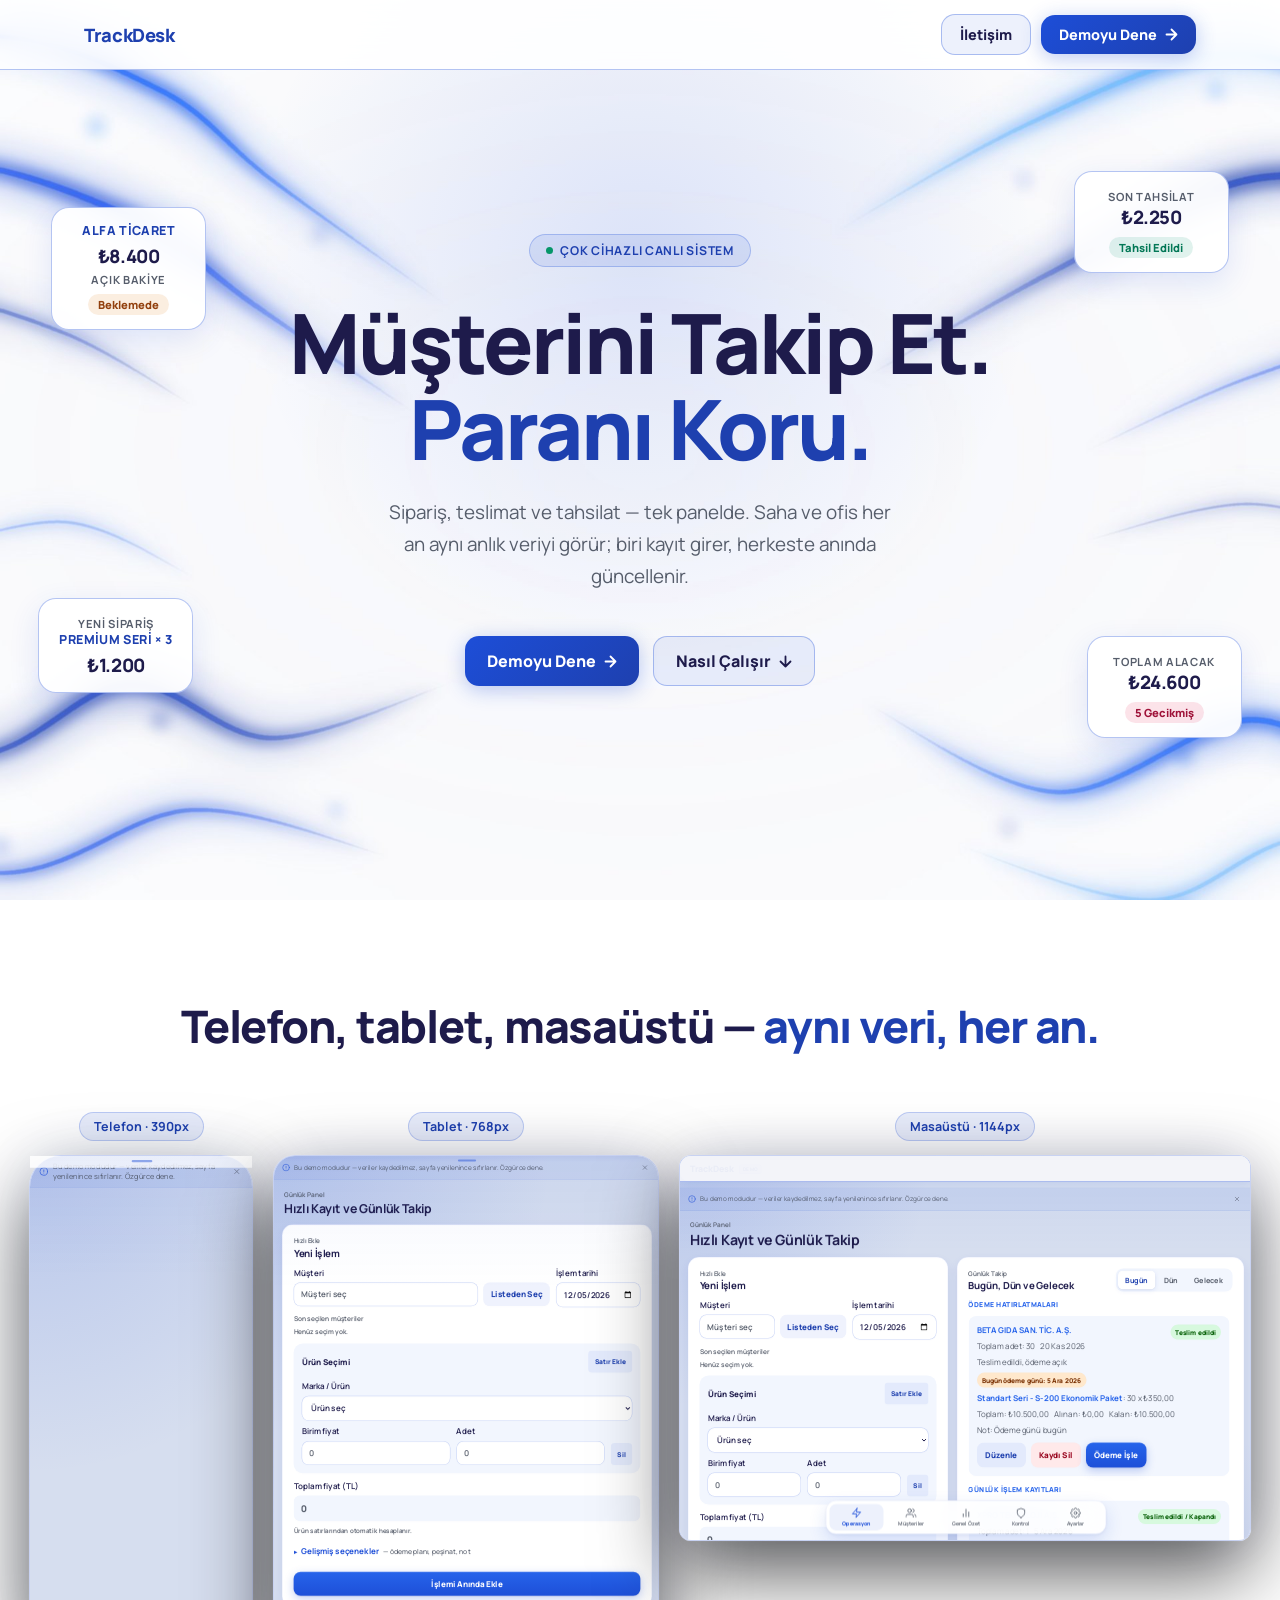
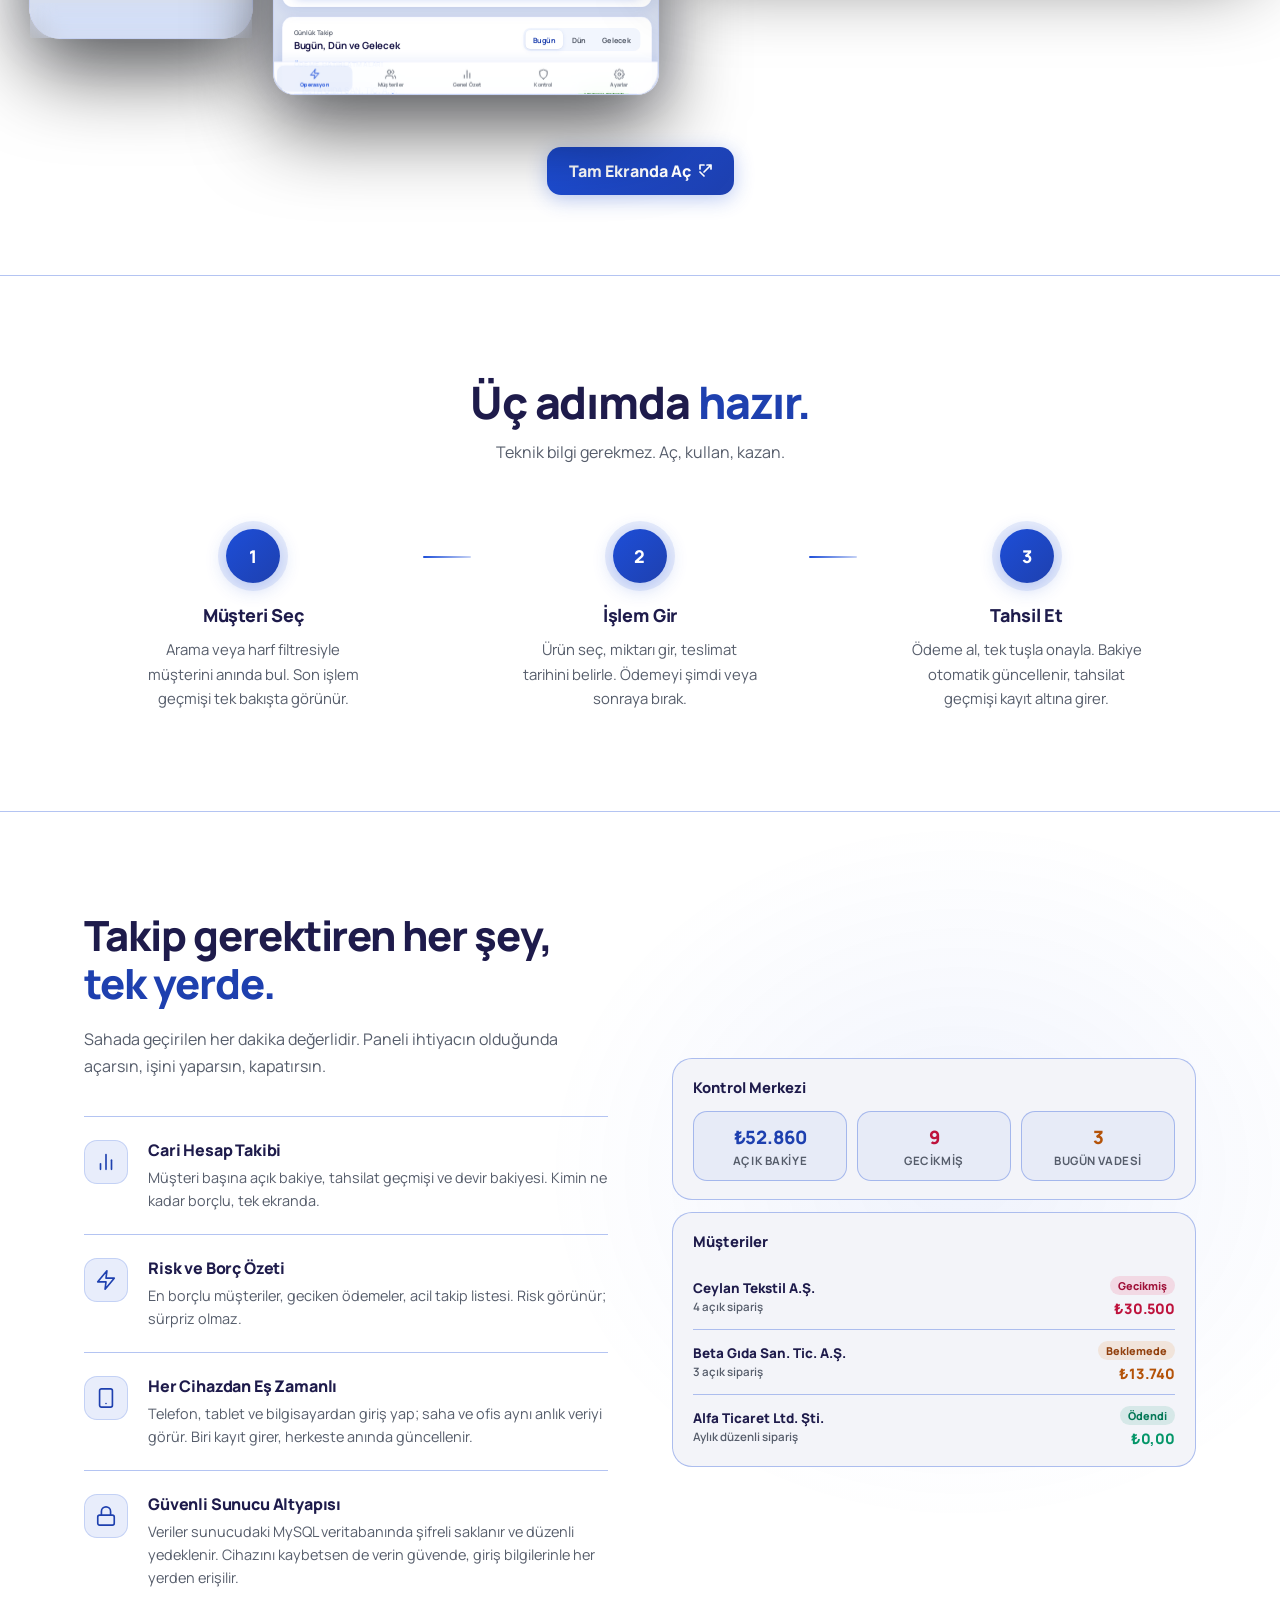
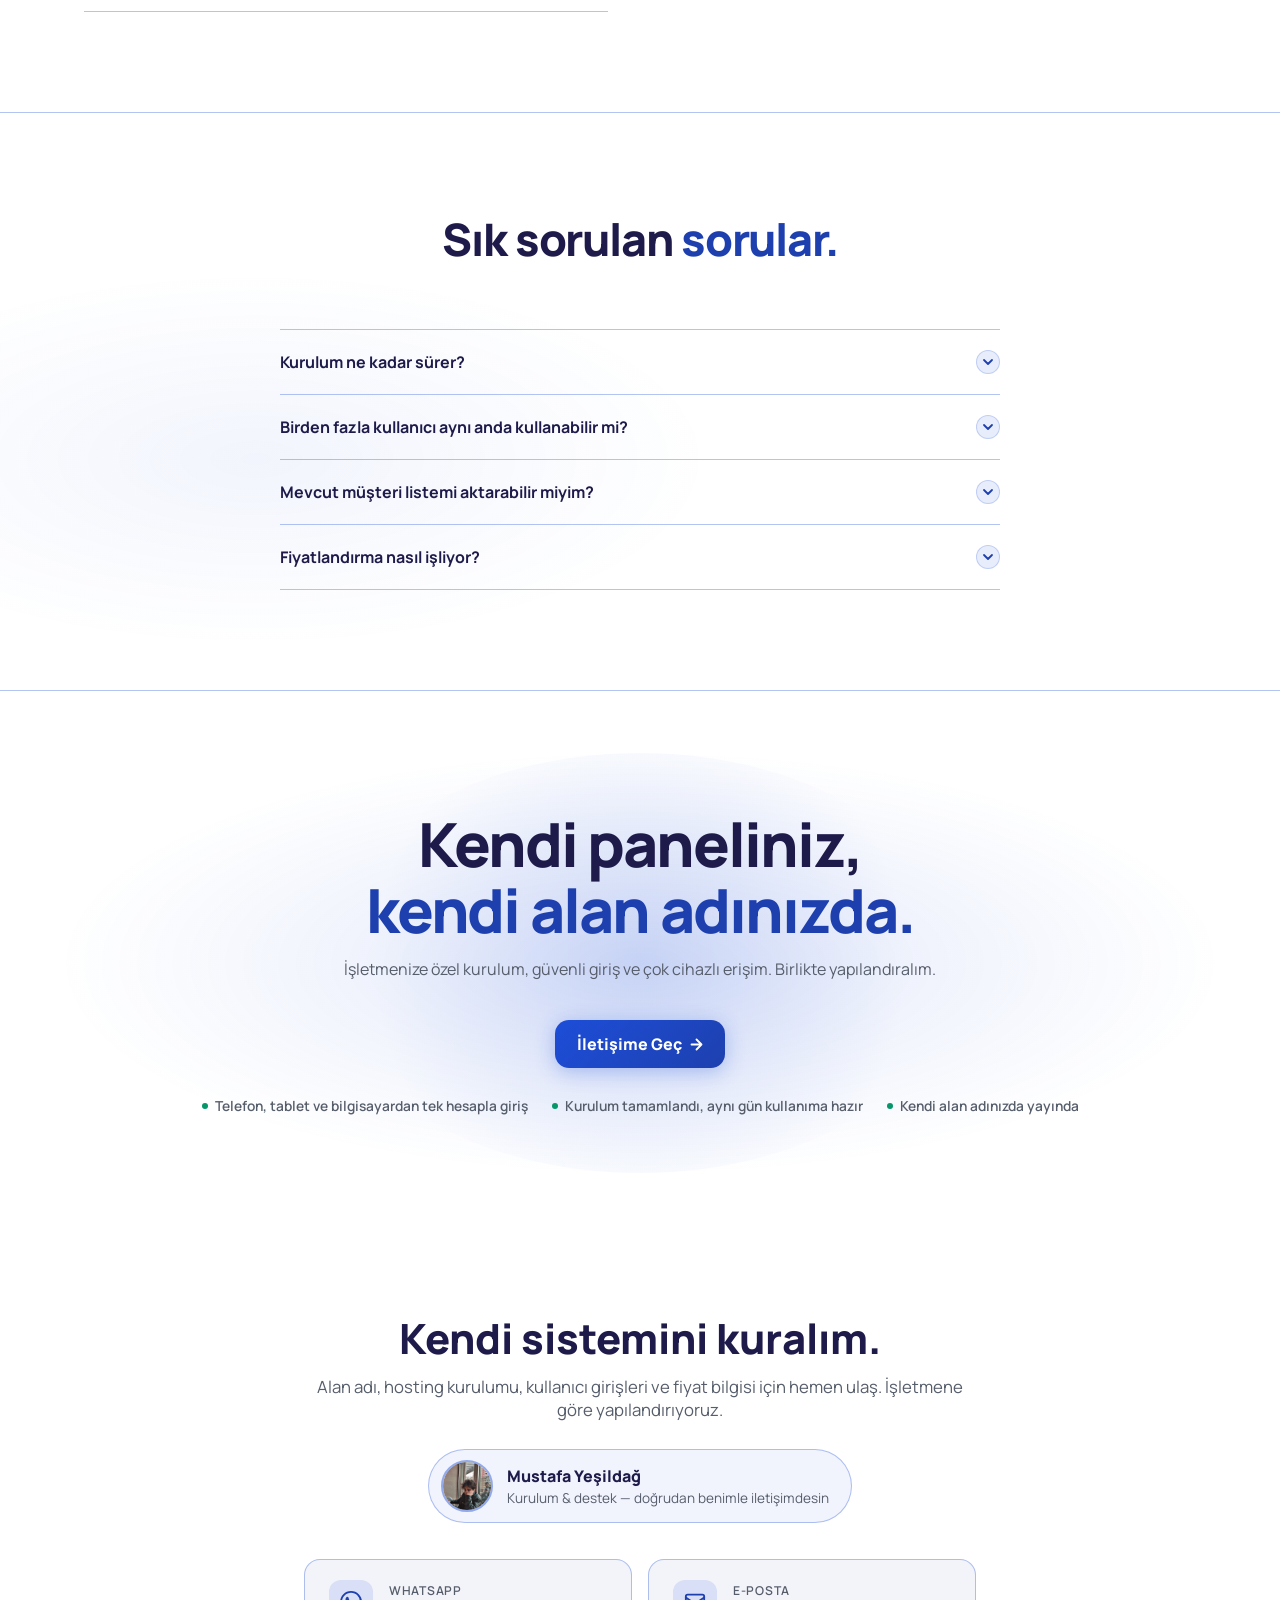
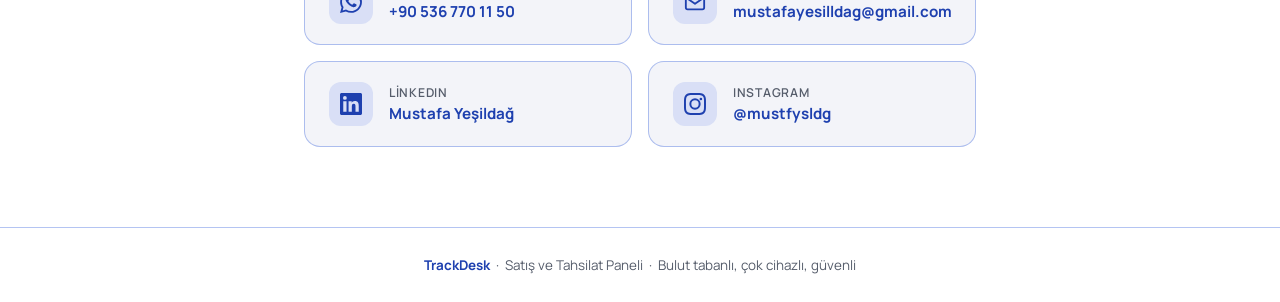
<file: index.html>
<!DOCTYPE html>
<html lang="tr">
<head>
  <meta charset="UTF-8">
  <meta name="viewport" content="width=device-width, initial-scale=1.0">
  <meta http-equiv="refresh" content="0; url=tanitim.html">
  <link rel="canonical" href="tanitim.html">
  <title>TrackDesk</title>
  <style>
    html, body { height: 100%; margin: 0; }
    body {
      display: grid; place-items: center;
      background: #ffffff; color: #565d6b;
      font-family: system-ui, -apple-system, "Segoe UI", sans-serif;
    }
    a { color: #1D4ED8; }
  </style>
  <script>window.location.replace("tanitim.html");</script>
</head>
<body>
  <p>TrackDesk yükleniyor… Otomatik yönlenmezsen <a href="tanitim.html">buraya tıkla</a>.</p>
</body>
</html>
</file>
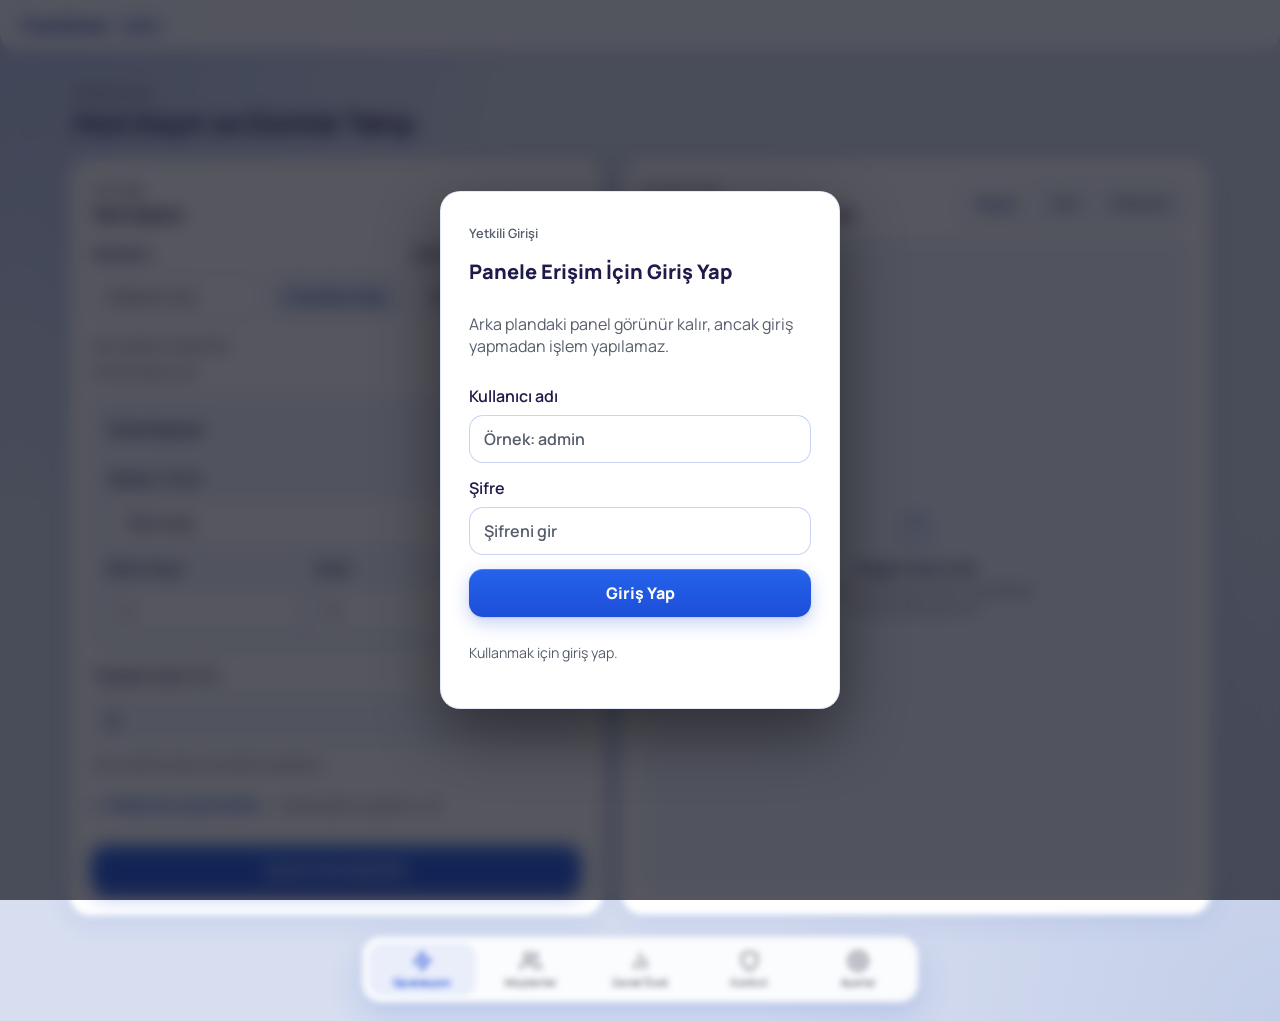
<file: panel.html>
<!DOCTYPE html>
<html lang="tr">
<head>
  <meta charset="UTF-8">
  <meta name="viewport" content="width=device-width, initial-scale=1.0, viewport-fit=cover">
  <title>TrackDesk — İş Takip Paneli</title>
  <meta name="theme-color" content="#1D4ED8">
  <meta name="mobile-web-app-capable" content="yes">
  <meta name="apple-mobile-web-app-capable" content="yes">
  <meta name="apple-mobile-web-app-status-bar-style" content="black-translucent">
  <meta name="apple-mobile-web-app-title" content="TrackDesk">
  <meta name="format-detection" content="telephone=no">
  <link rel="manifest" href="manifest.json">
  <link rel="icon" type="image/png" sizes="512x512" href="app-icon-512.png">
  <link rel="apple-touch-icon" href="app-icon-512.png">
  <link rel="preconnect" href="https://fonts.googleapis.com">
  <link rel="preconnect" href="https://fonts.gstatic.com" crossorigin>
  <link href="https://fonts.googleapis.com/css2?family=Manrope:wght@400;500;700;800&display=swap" rel="stylesheet">
  <link rel="stylesheet" href="styless.css?v=24">
</head>
<body>
  <div id="auth-overlay" class="auth-overlay" hidden>
    <div class="auth-backdrop"></div>
    <section class="auth-card" aria-labelledby="auth-heading">
      <p class="eyebrow">Yetkili Girişi</p>
      <h2 id="auth-heading">Panele Erişim İçin Giriş Yap</h2>
      <p class="muted">Arka plandaki panel görünür kalır, ancak giriş yapmadan işlem yapılamaz.</p>
      <form id="auth-form" class="stack">
        <label>
          <span>Kullanıcı adı</span>
          <input id="auth-username" name="username" type="text" autocomplete="username" placeholder="Örnek: admin" required>
        </label>
        <label>
          <span>Şifre</span>
          <input id="auth-password" name="password" type="password" autocomplete="current-password" placeholder="Şifreni gir" required>
        </label>
        <button type="submit" class="primary">Giriş Yap</button>
      </form>
      <p id="auth-feedback" class="muted auth-feedback">Kullanmak için giriş yap.</p>
    </section>
  </div>
  <button type="button" class="topbar-handle" id="topbar-handle" aria-label="Üst çubuğu aç veya kapat"><span class="topbar-handle-pill"></span></button>
  <header class="topbar" id="topbar">
    <div class="topbar-inner">
      <span class="topbar-logo" role="heading" aria-level="1">TrackDesk <span class="demo-chip">Demo</span></span>
      <span id="sync-status" class="sync-status" role="status" hidden><span class="sync-status-dot"></span><span id="sync-status-text"></span></span>
      <span id="auth-user-badge" class="pill" hidden></span>
      <button type="button" id="logout-button" class="ghost small-button" hidden>Çıkış Yap</button>
    </div>
  </header>
  <div id="demo-banner" class="demo-banner" role="status">
    <span class="demo-banner-icon" aria-hidden="true">
      <svg width="16" height="16" viewBox="0 0 24 24" fill="none" stroke="currentColor" stroke-width="2" stroke-linecap="round" stroke-linejoin="round"><circle cx="12" cy="12" r="10"/><line x1="12" y1="8" x2="12" y2="12"/><line x1="12" y1="16" x2="12.01" y2="16"/></svg>
    </span>
    <span class="demo-banner-text">Bu demo modudur — veriler kaydedilmez, sayfa yenilenince sıfırlanır. Özgürce dene.</span>
    <button type="button" id="dismiss-demo-banner" class="demo-banner-dismiss" aria-label="Kapat">
      <svg width="14" height="14" viewBox="0 0 24 24" fill="none" stroke="currentColor" stroke-width="2.5" stroke-linecap="round" stroke-linejoin="round"><line x1="18" y1="6" x2="6" y2="18"/><line x1="6" y1="6" x2="18" y2="18"/></svg>
    </button>
  </div>
  <div class="app-shell">

    <main class="main-content">
      <div class="view view-operasyon active" data-view="operasyon">
      <section class="hero operations-hero">
        <div class="operations-intro">
          <p class="eyebrow">Günlük Panel</p>
          <h2>Hızlı Kayıt ve Günlük Takip</h2>
        </div>
        <div class="operations-grid">
          <section class="stat-card quick-entry-card">
            <div class="section-head">
              <div>
                <p class="eyebrow">Hızlı Ekle</p>
                <h2>Yeni İşlem</h2>
              </div>
            </div>
            <form id="quick-transaction-form" class="stack" novalidate>
              <div class="two-col">
                <label>
                  <span>Müşteri</span>
                  <div class="quick-customer-picker">
                    <input id="quick-customer" type="text" placeholder="Müşteri seç" autocomplete="off" readonly required>
                    <input id="quick-customer-id" type="hidden">
                    <button type="button" id="open-customer-picker" class="ghost quick-customer-open-button">Listeden Seç</button>
                  </div>
                </label>
                <label>
                  <span>İşlem tarihi</span>
                  <input id="quick-date" type="date">
                </label>
              </div>
              <div class="recent-customers-block">
                <span class="muted recent-title">Son seçilen müşteriler</span>
                <div id="quick-recent-customers" class="recent-customer-list"></div>
              </div>
              <fieldset class="product-picker">
                <legend>Ürün Seçimi</legend>
                <div class="section-head compact">
                  <button type="button" id="quick-add-product-row" class="ghost small-button">Satır Ekle</button>
                </div>
                <div id="quick-product-rows" class="product-row-list"></div>
              </fieldset>
              <label>
                <span>Toplam fiyat (TL)</span>
                <input id="quick-amount" type="number" min="0" step="0.01" placeholder="0" required readonly>
                <p class="section-hint">Ürün satırlarından otomatik hesaplanır.</p>
              </label>

              <details class="quick-advanced-options">
                <summary>Gelişmiş seçenekler <span class="muted">— ödeme planı, peşinat, not</span></summary>
                <div class="stack">
                  <div class="two-col">
                    <label>
                      <span>Ödeme planı</span>
                      <select id="quick-payment-plan">
                        <option value="0">Peşin / normal takip</option>
                        <option value="15">15 gün vadeli ödeme</option>
                      </select>
                    </label>
                    <label>
                      <span>Ödeme tarihi</span>
                      <input id="quick-due-date" type="date">
                    </label>
                  </div>
                  <div class="two-col">
                    <label>
                      <span>Peşinat (TL)</span>
                      <input id="quick-paid" type="number" min="0" step="0.01" placeholder="0" value="0">
                    </label>
                    <label>
                      <span>Kısa not</span>
                      <input id="quick-note" type="text" placeholder="Örnek: Telefonla sipariş geldi">
                    </label>
                  </div>
                </div>
              </details>

              <button type="submit" class="primary">İşlemi Anında Ekle</button>
            </form>
          </section>

          <section class="stat-card daily-board-card">
            <div class="section-head">
              <div>
                <p class="eyebrow">Günlük Takip</p>
                <h2>Bugün, Dün ve Gelecek</h2>
              </div>
              <div class="history-filter-tabs">
                <button type="button" class="ghost active" data-daily-filter="today">Bugün</button>
                <button type="button" class="ghost" data-daily-filter="yesterday">Dün</button>
                <button type="button" class="ghost" data-daily-filter="upcoming">Gelecek</button>
              </div>
            </div>
            <div id="daily-operations-list" class="history-list scroll-list empty-state">
              Günlük işlem panosu burada görünecek.
            </div>
          </section>
        </div>
      </section>
      </div>

      <div class="view view-musteriler" data-view="musteriler">
      <section class="content-grid">
        <div class="left-column">
          <div class="card customer-list-card">
            <div class="section-head">
              <h2>Müşteriler</h2>
              <span id="customer-count" class="pill"></span>
            </div>
            <div class="stack customer-management-card view-action-row">
              <button type="button" id="open-add-customer-dialog" class="primary">Müşteri Ekle</button>
              <button type="button" id="open-edit-customer-dialog" class="ghost">Seçili Müşteriyi Düzenle</button>
            </div>
            <div class="customer-toolbar">
              <label>
                <span>Baş harf</span>
                <select id="letter-filter">
                  <option value="">Tümü</option>
                  <option value="A">A</option>
                  <option value="B">B</option>
                  <option value="C">C</option>
                  <option value="D">D</option>
                  <option value="E">E</option>
                  <option value="F">F</option>
                  <option value="G">G</option>
                  <option value="H">H</option>
                  <option value="I">I</option>
                  <option value="J">J</option>
                  <option value="K">K</option>
                  <option value="L">L</option>
                  <option value="M">M</option>
                  <option value="N">N</option>
                  <option value="O">O</option>
                  <option value="P">P</option>
                  <option value="R">R</option>
                  <option value="S">S</option>
                  <option value="T">T</option>
                  <option value="U">U</option>
                  <option value="V">V</option>
                  <option value="Y">Y</option>
                  <option value="Z">Z</option>
                </select>
              </label>
              <label class="customer-search-field">
                <span>Müşteri ara</span>
                <input id="search-input" type="search" placeholder="İsim yazarak ara">
              </label>
            </div>
            <div id="customer-list" class="customer-list"></div>
          </div>
        </div>

        <div class="detail-column">
          <section class="card">
            <div class="section-head">
              <div>
                <p class="eyebrow">Seçili Müşteri</p>
                <h2 id="detail-name">Müşteri seç</h2>
              </div>
              <div class="header-actions compact-actions">
                <button id="quick-order-button" class="primary action-primary" disabled>Bugün İşlem Ekle</button>
                <button type="button" id="toggle-customer-actions" class="ghost action-menu-trigger">Diğer İşlemler</button>
              </div>
            </div>
            <div id="detail-overview" class="overview-grid"></div>
          </section>

          <section class="customer-operation-panel" aria-label="Müşteri işlem panelleri">
            <div class="customer-operation-track">
              <article class="customer-operation-slide" id="customer-panel-today">
                <div class="section-head">
                  <div>
                    <p class="eyebrow">Bugün</p>
                    <h2>Bugünkü İşlemler</h2>
                  </div>
                  <span class="pill" id="today-label"></span>
                </div>
                <div id="today-transaction-list" class="transaction-list empty-state">
                  Soldaki listeden bir müşteri seç.
                </div>
              </article>

              <article class="customer-operation-slide" id="customer-panel-future">
                <div class="section-head">
                  <div>
                    <p class="eyebrow">Planlı</p>
                    <h2>Gelecek İşlemler</h2>
                  </div>
                </div>
                <div id="future-transaction-list" class="transaction-list empty-state">
                  İleri tarihli işlemler burada görünecek.
                </div>
              </article>

              <article class="customer-operation-slide" id="customer-panel-open">
                <div class="section-head">
                  <div>
                    <p class="eyebrow">Açık Takip</p>
                    <h2>Geçmişten Açık İşlemler</h2>
                  </div>
                </div>
                <div id="transaction-list" class="transaction-list empty-state">
                  Önceki günlerden açık kalan işlemler burada görünecek.
                </div>
              </article>

              <article class="customer-operation-slide" id="customer-panel-history">
                <div class="section-head">
                  <div>
                    <p class="eyebrow">Müşteri Geçmişi</p>
                    <h2>Önceki Günler</h2>
                  </div>
                </div>
                <div id="customer-history" class="history-list empty-state">
                  Seçili müşteriye ait geçmiş işlemler burada görünecek.
                </div>
              </article>
            </div>
          </section>

          <section class="card">
            <div class="section-head">
              <div>
                <p class="eyebrow">Cari Hesap</p>
                <h2>Müşteri Bakiyesi</h2>
              </div>
            </div>
            <div id="customer-ledger" class="ledger-grid"></div>
            <div class="ledger-detail-panel" aria-label="Cari hesap detay panelleri">
              <div class="ledger-detail-track">
                <article class="ledger-detail-slide">
                  <div class="section-head sub-head">
                    <h2>Devir Bakiyeleri</h2>
                    <p class="section-hint">Önceki dönemden devredilen açık bakiye. Tahsilat yapıldığında kapanır.</p>
                  </div>
                  <div id="customer-rollovers" class="history-list scroll-list empty-state">
                    Devreden bakiye kayıtları burada görünecek.
                  </div>
                </article>

                <article class="ledger-detail-slide">
                  <div class="section-head sub-head">
                    <h2>Kapanan Devir Bakiyeleri</h2>
                  </div>
                  <div id="customer-closed-rollovers" class="history-list scroll-list empty-state">
                    Kapanmış devir bakiyesi yok.
                  </div>
                </article>

                <article class="ledger-detail-slide">
                  <div class="section-head sub-head">
                    <h2>Cari Tahsilat Hareketleri</h2>
                  </div>
                  <div id="customer-collections" class="history-list scroll-list empty-state">
                    Seçili müşteriye ait tahsilat hareketleri burada görünecek.
                  </div>
                </article>


              </div>
            </div>
          </section>
        </div>
      </section>
      </div>

      <div class="view view-ozet" data-view="ozet">
        <div class="card ozet-card">
          <div class="section-head">
            <div>
              <p class="eyebrow">Genel Özet</p>
              <h2>Kimde Ne Kadar Açık Var?</h2>
              <p class="section-hint">İsme dokun: cari döküm. "İşlem Yap": tahsilat ve diğer işlemler.</p>
            </div>
          </div>
          <label class="customer-search-field ozet-search-field">
            <input id="ozet-search" type="search" placeholder="Müşteri ara..." aria-label="Müşteri ara" autocomplete="off">
          </label>
          <div class="ozet-table-wrap">
            <table class="ozet-table">
              <thead>
                <tr>
                  <th class="ozet-col-name">Müşteri</th>
                  <th class="ozet-col-num">Bu Ay</th>
                  <th class="ozet-col-num">Toplam</th>
                  <th class="ozet-col-action">İşlem</th>
                </tr>
              </thead>
              <tbody id="ozet-table">
                <tr><td colspan="4" class="ozet-empty">Müşteri borç tablosu burada görünecek.</td></tr>
              </tbody>
            </table>
          </div>
        </div>
      </div>

      <div class="view view-kontrol" data-view="kontrol">
        <section class="hero kontrol-hero">
          <div class="operations-intro">
            <p class="eyebrow">Kontrol Merkezi</p>
            <h2>Günlük Risk ve Borç Özeti</h2>
          </div>
        </section>
        <div class="command-center-card">
          <div id="control-center-stats" class="hero-stats compact-stats"></div>
          <div class="command-center-grid">
            <section class="card command-list-card">
              <div class="section-head compact">
                <h3>En Borçlu Müşteriler</h3>
              </div>
              <div id="debt-watch-list" class="history-list scroll-list empty-state">
                Borç özeti burada görünecek.
              </div>
            </section>
            <section class="card command-list-card">
              <div class="section-head compact">
                <h3>Geciken ve Acil Takip</h3>
              </div>
              <div id="urgent-watch-list" class="history-list scroll-list empty-state">
                Açık takip kayıtları burada görünecek.
              </div>
            </section>
          </div>
        </div>
        <section class="card">
          <div class="section-head compact">
            <div>
              <p class="eyebrow">Rapor Özeti</p>
              <h3>Kompakt Özet</h3>
            </div>
            <label class="inline-field">
              <span>Yıl seç</span>
              <select id="summary-year-filter"></select>
            </label>
          </div>
          <div class="hero-stats compact-stats" id="summary-cards"></div>
        </section>
        <section class="card">
          <div class="section-head compact">
            <div>
              <p class="eyebrow">Genel Geçmiş</p>
              <h3>Tamamlanan İşlemler</h3>
            </div>
            <div class="history-filter-tabs">
              <button type="button" class="ghost active" data-history-filter="today">Bugün</button>
              <button type="button" class="ghost" data-history-filter="week">Haftalık</button>
              <button type="button" class="ghost" data-history-filter="year">Yıllık</button>
            </div>
          </div>
          <div id="global-history" class="history-list scroll-list empty-state">
            Ödemesi tamamlanan işlemler burada listelenecek.
          </div>
        </section>
      </div>

    </main>

    <nav class="bottom-nav" aria-label="Ana navigasyon">
      <button type="button" class="bottom-nav-item active" data-nav-target="operasyon">
        <span class="bottom-nav-icon" aria-hidden="true">
          <svg width="22" height="22" viewBox="0 0 24 24" fill="none" stroke="currentColor" stroke-width="1.8" stroke-linecap="round" stroke-linejoin="round"><polygon points="13 2 3 14 12 14 11 22 21 10 12 10 13 2"/></svg>
        </span>
        <span class="bottom-nav-label">Operasyon</span>
      </button>
      <button type="button" class="bottom-nav-item" data-nav-target="musteriler">
        <span class="bottom-nav-icon" aria-hidden="true">
          <svg width="22" height="22" viewBox="0 0 24 24" fill="none" stroke="currentColor" stroke-width="1.8" stroke-linecap="round" stroke-linejoin="round"><path d="M17 21v-2a4 4 0 0 0-4-4H5a4 4 0 0 0-4 4v2"/><circle cx="9" cy="7" r="4"/><path d="M23 21v-2a4 4 0 0 0-3-3.87"/><path d="M16 3.13a4 4 0 0 1 0 7.75"/></svg>
        </span>
        <span class="bottom-nav-label">Müşteriler</span>
      </button>
      <button type="button" class="bottom-nav-item" data-nav-target="ozet">
        <span class="bottom-nav-icon" aria-hidden="true">
          <svg width="22" height="22" viewBox="0 0 24 24" fill="none" stroke="currentColor" stroke-width="1.8" stroke-linecap="round" stroke-linejoin="round"><line x1="18" y1="20" x2="18" y2="10"/><line x1="12" y1="20" x2="12" y2="4"/><line x1="6" y1="20" x2="6" y2="14"/></svg>
        </span>
        <span class="bottom-nav-label">Genel Özet</span>
      </button>
      <button type="button" class="bottom-nav-item" data-nav-target="kontrol">
        <span class="bottom-nav-icon" aria-hidden="true">
          <svg width="22" height="22" viewBox="0 0 24 24" fill="none" stroke="currentColor" stroke-width="1.8" stroke-linecap="round" stroke-linejoin="round"><path d="M12 22s8-4 8-10V5l-8-3-8 3v7c0 6 8 10 8 10z"/></svg>
        </span>
        <span class="bottom-nav-label">Kontrol</span>
      </button>
      <button type="button" class="bottom-nav-item" data-nav-target="ayarlar">
        <span class="bottom-nav-icon" aria-hidden="true">
          <svg width="22" height="22" viewBox="0 0 24 24" fill="none" stroke="currentColor" stroke-width="1.8" stroke-linecap="round" stroke-linejoin="round"><circle cx="12" cy="12" r="3"/><path d="M19.4 15a1.65 1.65 0 0 0 .33 1.82l.06.06a2 2 0 0 1-2.83 2.83l-.06-.06a1.65 1.65 0 0 0-1.82-.33 1.65 1.65 0 0 0-1 1.51V21a2 2 0 0 1-4 0v-.09A1.65 1.65 0 0 0 9 19.4a1.65 1.65 0 0 0-1.82.33l-.06.06a2 2 0 0 1-2.83-2.83l.06-.06A1.65 1.65 0 0 0 4.68 15a1.65 1.65 0 0 0-1.51-1H3a2 2 0 0 1 0-4h.09A1.65 1.65 0 0 0 4.6 9a1.65 1.65 0 0 0-.33-1.82l-.06-.06a2 2 0 0 1 2.83-2.83l.06.06A1.65 1.65 0 0 0 9 4.68a1.65 1.65 0 0 0 1-1.51V3a2 2 0 0 1 4 0v.09a1.65 1.65 0 0 0 1 1.51 1.65 1.65 0 0 0 1.82-.33l.06-.06a2 2 0 0 1 2.83 2.83l-.06.06A1.65 1.65 0 0 0 19.4 9a1.65 1.65 0 0 0 1.51 1H21a2 2 0 0 1 0 4h-.09a1.65 1.65 0 0 0-1.51 1z"/></svg>
        </span>
        <span class="bottom-nav-label">Ayarlar</span>
      </button>
    </nav>
  </div>

  <dialog id="transaction-dialog" aria-labelledby="dialog-title">
    <form id="transaction-form" class="dialog-form" method="dialog">
      <input id="transaction-id" name="transactionId" type="hidden">
      <div class="section-head">
        <div>
          <p class="eyebrow">Bugünkü İşlem</p>
          <h2 id="dialog-title">Sipariş Kaydı</h2>
        </div>
        <button type="button" id="close-dialog" class="ghost">Kapat</button>
      </div>

      <div class="date-chip" id="dialog-date-chip"></div>
      <label>
        <span>İşlem tarihi</span>
        <input id="transaction-date" name="transactionDate" type="date">
      </label>
      <div class="two-col">
        <label>
          <span>Ödeme planı</span>
          <select id="transaction-payment-plan" name="paymentPlan">
            <option value="0">Peşin / normal takip</option>
            <option value="15">15 gün vadeli ödeme</option>
          </select>
        </label>
        <label>
          <span>Ödeme tarihi</span>
          <input id="transaction-due-date" name="paymentDueDate" type="date">
        </label>
      </div>
      <fieldset class="product-picker">
        <legend>Ürün Seçimi</legend>
        <div class="section-head compact">
          <button type="button" id="add-product-row" class="ghost small-button">Satır Ekle</button>
        </div>
        <div id="product-rows" class="product-row-list"></div>
      </fieldset>
      <div class="two-col">
        <label>
          <span>Toplam tutar (TL)</span>
          <input id="transaction-amount" name="amount" type="number" min="0" step="0.01" placeholder="0" required readonly>
        </label>
      </div>
      <div class="two-col">
        <label>
          <span>Tahsil edilen (TL)</span>
          <input id="transaction-paid" name="paid" type="number" min="0" step="0.01" placeholder="0" value="0">
        </label>
        <label>
          <span>Durum aşaması</span>
          <select id="transaction-stage" name="stage">
            <option value="created">İşlem alındı</option>
            <option value="editing">Düzenleniyor</option>
            <option value="delivered">Teslim edildi</option>
          </select>
        </label>
      </div>
      <label>
        <span>Kısa not</span>
          <input id="transaction-note" name="note" type="text" placeholder="Örnek: Kalan 1000 TL">
      </label>

      <button type="submit" class="primary" id="save-transaction-button">İşlemi Kaydet</button>
    </form>
  </dialog>

  <dialog id="collection-dialog" aria-labelledby="collection-title">
    <form id="collection-form" class="dialog-form" method="dialog">
      <input id="collection-transaction-id" name="transactionId" type="hidden">
      <div class="section-head">
        <div>
          <p class="eyebrow">Teslim ve Tahsilat</p>
          <h2 id="collection-title">Tahsilat Gir</h2>
        </div>
        <button type="button" id="close-collection-dialog" class="ghost">Kapat</button>
      </div>

      <div class="date-chip" id="collection-summary-chip"></div>

      <div class="quick-collect-grid">
        <button type="button" class="ghost quick-collect-button" data-ratio="0.25">Çeyreğini Al</button>
        <button type="button" class="ghost quick-collect-button" data-ratio="0.5">Yarısını Al</button>
        <button type="button" class="ghost quick-collect-button" data-ratio="1">Tamamını Al</button>
      </div>

      <label>
        <span>Tahsil edilen tutar (TL)</span>
        <input id="collection-amount" name="collectionAmount" type="number" min="0" step="0.01" placeholder="0" required>
      </label>

      <label>
        <span>Tahsilat notu</span>
        <input id="collection-note" name="collectionNote" type="text" placeholder="Örnek: Yarısı alındı">
      </label>

      <div class="dialog-actions stacked">
        <button type="submit" class="primary">Teslim Et ve Tahsilatı İşle</button>
        <button type="button" id="mark-delivered-without-payment" class="ghost">Ürün Verildi, Para Alınmadı</button>
      </div>
    </form>
  </dialog>

  <dialog id="catalog-dialog" aria-labelledby="catalog-dialog-title">
    <div class="dialog-form">
      <div class="section-head">
        <div>
          <p class="eyebrow">Ürün Kataloğu</p>
          <h2 id="catalog-dialog-title">Marka ve Ürün Yönetimi</h2>
        </div>
        <button type="button" id="close-catalog-dialog" class="ghost">Kapat</button>
      </div>

      <div class="catalog-grid">
        <section class="card nested-card">
          <div class="section-head">
            <h2>Marka Ekle</h2>
          </div>
          <form id="brand-form" class="stack">
            <label>
              <span>Marka adı</span>
              <input id="brand-name" type="text" placeholder="Örnek: Yeni Marka">
            </label>
            <button type="submit" class="primary">Markayı Kaydet</button>
          </form>
        </section>

        <section class="card nested-card">
          <div class="section-head">
            <h2>Ürün Ekle</h2>
          </div>
          <form id="product-form" class="stack">
            <label>
              <span>Marka seç</span>
              <select id="product-brand-select"></select>
            </label>
            <label>
              <span>Ürün adı</span>
              <input id="product-name" type="text" placeholder="Örnek: 0.33 lt 12 li koli">
            </label>
            <button type="submit" class="primary">Ürünu Kaydet</button>
          </form>
        </section>
      </div>

      <section class="catalog-list-wrap">
        <div class="section-head">
          <h2>Mevcut Katalog</h2>
        </div>
        <div id="catalog-list" class="catalog-list scroll-list"></div>
      </section>
    </div>
  </dialog>

  <dialog id="settings-dialog" aria-labelledby="settings-dialog-title">
    <div class="dialog-form">
      <div class="section-head">
        <div>
          <p class="eyebrow">Ayarlar</p>
          <h2 id="settings-dialog-title">Araçlar ve Yedek</h2>
        </div>
        <button type="button" id="close-settings-dialog" class="ghost">Kapat</button>
      </div>

      <div class="stack tools-panel">
        <div class="device-isolation-notice">
          <span class="device-isolation-icon">📱</span>
          <span><strong>Her cihaz kendi verisini tutar.</strong> Bulut senkronizasyonu yok — iki saha çalışanı aynı anda farklı cihazda farklı veri görür. Paylaşmak için JSON Yedek al ve diğer cihaza aktar.</span>
        </div>
        <div class="tool-block">
          <h3>Veri Yedeği</h3>
          <p class="muted">Cihaza indirerek yedek al, gerekirse geri yükle. Bulut yoksa en kritik güvence bu olur.</p>
          <button type="button" id="export-backup-button" class="ghost">JSON Yedek İndir</button>
          <button type="button" id="import-backup-button" class="ghost">Yedeği Geri Yükle</button>
          <input id="import-backup-input" type="file" accept="application/json" hidden aria-label="Yedek JSON dosyası seç">
        </div>
        <div class="tool-block">
          <h3>Ürün Yönetimi</h3>
          <p class="muted">Yeni marka ve ürünleri panel içinden ekle, gerekiyorsa kaldır.</p>
          <button type="button" id="open-catalog-dialog" class="ghost">Kataloğu Yönet</button>
        </div>
        <div class="tool-block">
          <h3>Bildirimler</h3>
          <p class="muted">Vade ve teslim hatırlatmaları için cihaz bildirimlerini aç.</p>
          <button type="button" id="enable-notifications-button" class="ghost">Bildirimleri Aç</button>
        </div>
        <div class="tool-block">
          <h3>İşletme Kimliği</h3>
          <p class="muted">İşletme adını ve logonu özelleştir.</p>
          <label>
            <span>İşletme Adı</span>
            <input id="brand-name-input" type="text" placeholder="TrackDesk" maxlength="40">
          </label>
          <div class="brand-logo-row">
            <div id="brand-logo-preview" class="brand-logo-preview" aria-hidden="true"></div>
            <button type="button" id="brand-logo-upload-button" class="ghost">Logo Yükle</button>
            <button type="button" id="brand-logo-remove-button" class="ghost" hidden>Logoyu Kaldır</button>
            <input id="brand-logo-input" type="file" accept="image/*" hidden aria-label="Logo dosyası seç">
          </div>
          <button type="button" id="brand-reset-button" class="ghost">Varsayılana Sıfırla</button>
        </div>
      </div>
    </div>
  </dialog>

  <dialog id="customer-actions-dialog" aria-labelledby="customer-actions-dialog-title">
    <div class="dialog-form">
      <div class="section-head">
        <div>
          <p class="eyebrow">Seçili Müşteri</p>
          <h2 id="customer-actions-dialog-title">Diğer İşlemler</h2>
        </div>
        <button type="button" id="close-customer-actions-dialog" class="ghost">Kapat</button>
      </div>

      <label class="inline-field action-field">
        <span>Rapor tarihi</span>
        <input id="report-cutoff-date" type="date">
      </label>
      <button id="open-rollover-dialog" class="ghost action-menu-button" disabled>
        <span class="action-menu-kicker">DEVİR</span>
        <strong>Devir Ekle</strong>
      </button>
      <button id="print-customer-report" class="ghost action-menu-button" disabled>
        <span class="action-menu-kicker">GÖRÜNTÜLE</span>
        <strong>Raporu Aç / Yazdır</strong>
      </button>
      <button id="download-customer-report" class="ghost action-menu-button" disabled>
        <span class="action-menu-kicker">İNDİR</span>
        <strong>HTML Olarak İndir</strong>
      </button>
      <button id="delete-customer-button" class="danger action-menu-button" disabled>
        <span class="action-menu-kicker">SİL</span>
        <strong>Müşteriyi Sil</strong>
      </button>
    </div>
  </dialog>

  <dialog id="customer-picker-dialog" aria-labelledby="customer-picker-dialog-title">
    <div class="dialog-form">
      <div class="section-head">
        <div>
          <p class="eyebrow">Müşteri Seçimi</p>
          <h2 id="customer-picker-dialog-title">Müşteri Listesi</h2>
        </div>
        <button type="button" id="close-customer-picker-dialog" class="ghost">Kapat</button>
      </div>

      <label>
        <span>Müşteri ara</span>
        <input id="customer-picker-search" type="text" placeholder="İsim yazarak ara" autocomplete="off">
      </label>

      <div id="customer-picker-results" class="customer-picker-results"></div>
    </div>
  </dialog>

  <dialog id="customer-add-dialog" aria-labelledby="customer-add-dialog-title">
    <form id="customer-add-form" class="dialog-form" method="dialog">
      <div class="section-head">
        <div>
          <p class="eyebrow">Yeni Müşteri</p>
          <h2 id="customer-add-dialog-title">Müşteri Ekle</h2>
        </div>
        <button type="button" id="close-customer-add-dialog" class="ghost">Kapat</button>
      </div>

      <label>
        <span>Müşteri adı</span>
        <input id="customer-add-name" name="name" type="text" placeholder="Örnek: Kodes" required>
      </label>
      <label>
        <span>Yetkili kişi</span>
        <input id="customer-add-contact-person" name="contactPerson" type="text" placeholder="Örnek: Ahmet Bey">
      </label>
      <label>
        <span>Numara</span>
        <input id="customer-add-phone" name="phone" type="text" inputmode="tel" placeholder="Örnek: 05xx xxx xx xx">
      </label>
      <label>
        <span>Vergi numarası</span>
        <input id="customer-add-tax-number" name="taxNumber" type="text" inputmode="numeric" placeholder="Örnek: 1234567890">
      </label>
      <label>
        <span>Adres</span>
        <textarea id="customer-add-address" name="address" rows="4" placeholder="Örnek: Talas / Kayseri"></textarea>
      </label>
      <label>
        <span>Kısa bilgi</span>
        <input id="customer-add-note" name="note" type="text" placeholder="Örnek: Sultan 0.40">
      </label>

      <button type="submit" class="primary">Müşteriyi Ekle</button>
    </form>
  </dialog>

  <dialog id="customer-editor-dialog" aria-labelledby="customer-editor-dialog-title">
    <form id="customer-editor-form" class="dialog-form" method="dialog">
      <input id="customer-editor-id" name="id" type="hidden">
      <div class="section-head">
        <div>
          <p class="eyebrow">Müşteri Düzenleme</p>
          <h2 id="customer-editor-dialog-title">Müşteriyi Düzenle</h2>
        </div>
        <button type="button" id="close-customer-editor-dialog" class="ghost">Kapat</button>
      </div>

      <label>
        <span>Düzenlenecek müşteri</span>
        <div class="quick-customer-picker">
          <input id="customer-editor-picker-name" type="text" placeholder="Listeden seçmek için dokun" readonly required>
          <button type="button" id="open-customer-editor-picker" class="ghost quick-customer-open-button">Listeden Seç</button>
        </div>
      </label>

      <label>
        <span>Müşteri adı</span>
        <input id="customer-editor-name" name="name" type="text" placeholder="Örnek: Kodes">
      </label>
      <label>
        <span>Yetkili kişi</span>
        <input id="customer-editor-contact-person" name="contactPerson" type="text" placeholder="Örnek: Ahmet Bey">
      </label>
      <label>
        <span>Numara</span>
        <input id="customer-editor-phone" name="phone" type="text" inputmode="tel" placeholder="Örnek: 05xx xxx xx xx">
      </label>
      <label>
        <span>Vergi numarası</span>
        <input id="customer-editor-tax-number" name="taxNumber" type="text" inputmode="numeric" placeholder="Örnek: 1234567890">
      </label>
      <label>
        <span>Adres</span>
        <textarea id="customer-editor-address" name="address" rows="4" placeholder="Örnek: Talas / Kayseri"></textarea>
      </label>
      <label>
        <span>Kısa bilgi</span>
        <input id="customer-editor-note" name="note" type="text" placeholder="Örnek: Sultan 0.40">
      </label>

      <button type="submit" class="primary">Müşteriyi Düzenle</button>
    </form>
  </dialog>

  <dialog id="rollover-dialog" aria-labelledby="rollover-dialog-title">
    <form id="rollover-form" class="dialog-form" method="dialog">
      <input id="rollover-id" name="rolloverId" type="hidden">
      <div class="section-head">
        <div>
          <p class="eyebrow">Yıl Sonu Devri</p>
          <h2 id="rollover-dialog-title">Devir Kaydı</h2>
        </div>
        <button type="button" id="close-rollover-dialog" class="ghost">Kapat</button>
      </div>

      <div class="date-chip" id="rollover-preview-chip">Kaynak yılın açık bakiyesi burada görünecek.</div>

      <div class="two-col">
        <label>
          <span>Kaynak yıl</span>
          <select id="rollover-source-year" name="sourceYear"></select>
        </label>
        <label>
          <span>Hedef yıl</span>
          <select id="rollover-target-year" name="targetYear"></select>
        </label>
      </div>

      <div class="two-col">
        <label>
          <span>Devir bakiye (TL)</span>
          <input id="rollover-amount" name="amount" type="number" min="0" step="0.01" placeholder="0" required>
        </label>
        <label>
          <span>Toplam tahsil edilen (TL)</span>
          <input id="rollover-collected" name="collected" type="number" min="0" step="0.01" placeholder="0" value="0" readonly>
        </label>
      </div>

      <label>
        <span>Kısa not</span>
        <input id="rollover-note" name="note" type="text" placeholder="Örnek: 2025 açık bakiye 2026'ya devredildi">
      </label>

      <button type="submit" class="primary">Devri Kaydet</button>
    </form>
  </dialog>

  <dialog id="rollover-collection-dialog" aria-labelledby="rollover-collection-title">
    <form id="rollover-collection-form" class="dialog-form" method="dialog">
      <input id="rollover-collection-id" name="rolloverId" type="hidden">
      <div class="section-head">
        <div>
          <p class="eyebrow">Devir Tahsilatı</p>
          <h2 id="rollover-collection-title">Tahsilat İşle</h2>
        </div>
        <button type="button" id="close-rollover-collection-dialog" class="ghost">Kapat</button>
      </div>

      <div class="date-chip" id="rollover-collection-summary-chip">Devir özeti burada görünecek.</div>

      <div class="two-col">
        <label>
          <span>Tahsil edilen tutar (TL)</span>
          <input id="rollover-collection-amount" name="amount" type="number" min="0" step="0.01" placeholder="0" required>
        </label>
        <label>
          <span>Tahsilat tarihi</span>
          <input id="rollover-collection-date" name="date" type="date" required>
        </label>
      </div>

      <label>
        <span>Tahsilat notu</span>
        <input id="rollover-collection-note" name="note" type="text" placeholder="Örnek: 1. parçası alındı">
      </label>

      <button type="submit" class="primary">Tahsilatı Kaydet</button>
    </form>
  </dialog>

  <dialog id="islem-menu-dialog" aria-labelledby="islem-menu-title">
    <div class="dialog-form">
      <div class="section-head">
        <div>
          <p class="eyebrow">İşlem</p>
          <h2 id="islem-menu-title">İşlem Yap</h2>
        </div>
        <button type="button" id="close-islem-menu-dialog" class="ghost">Kapat</button>
      </div>
      <div class="stack islem-menu-actions">
        <button type="button" class="primary" data-islem-action="tahsilat">Tahsil Et</button>
        <button type="button" class="ghost" data-islem-action="devir">Devir Ekle</button>
    </div>
    </div>
  </dialog>

  <dialog id="tahsilat-dialog" aria-labelledby="tahsilat-dialog-title">
    <form id="tahsilat-form" class="dialog-form stack" method="dialog">
        <div class="section-head">
            <div>
                <p class="eyebrow">Tahsilat</p>
                <h2 id="tahsilat-dialog-title">Tahsil Et</h2>
                <p id="tahsilat-customer-name" class="muted"></p>
            </div>
            <button type="button" id="close-tahsilat-dialog" class="ghost">Kapat</button>
        </div>
        <label>
            <span>Tahsil edilen tutar (TL)</span>
            <input id="tahsilat-amount" name="amount" type="number" min="0.01" step="0.01" placeholder="0" required>
        </label>
        <label>
            <span>Not (opsiyonel)</span>
            <input id="tahsilat-note" name="note" type="text" placeholder="Örnek: Nakit ödeme">
        </label>
        <div id="tahsilat-preview" class="info-chip" style="display:none"></div>
        <button type="submit" class="primary">Tahsilatı Kaydet</button>
    </form>
</dialog>

  <div id="toast-container" role="status" aria-live="polite" aria-atomic="false"></div>

  <dialog id="confirm-dialog" aria-labelledby="confirm-dialog-message">
    <div class="dialog-form confirm-dialog-form">
      <p class="eyebrow">Onay gerekiyor</p>
      <p id="confirm-dialog-message" class="confirm-dialog-message"></p>
      <div class="dialog-actions">
        <button type="button" id="confirm-dialog-cancel" class="ghost">Vazgeç</button>
        <button type="button" id="confirm-dialog-accept" class="danger">Evet, sil</button>
      </div>
    </div>
  </dialog>

  <script src="seed-data.js?v=2"></script>
  <script src="panel.js?v=27"></script>
  <script>
    if ('serviceWorker' in navigator) {
      window.addEventListener('load', function () {
        navigator.serviceWorker.register('service-worker.js?v=7').catch(function (error) {
          console.warn('Service worker kayıt hatası:', error);
        });
      });
    }
  </script>
</body>
</html>
</file>
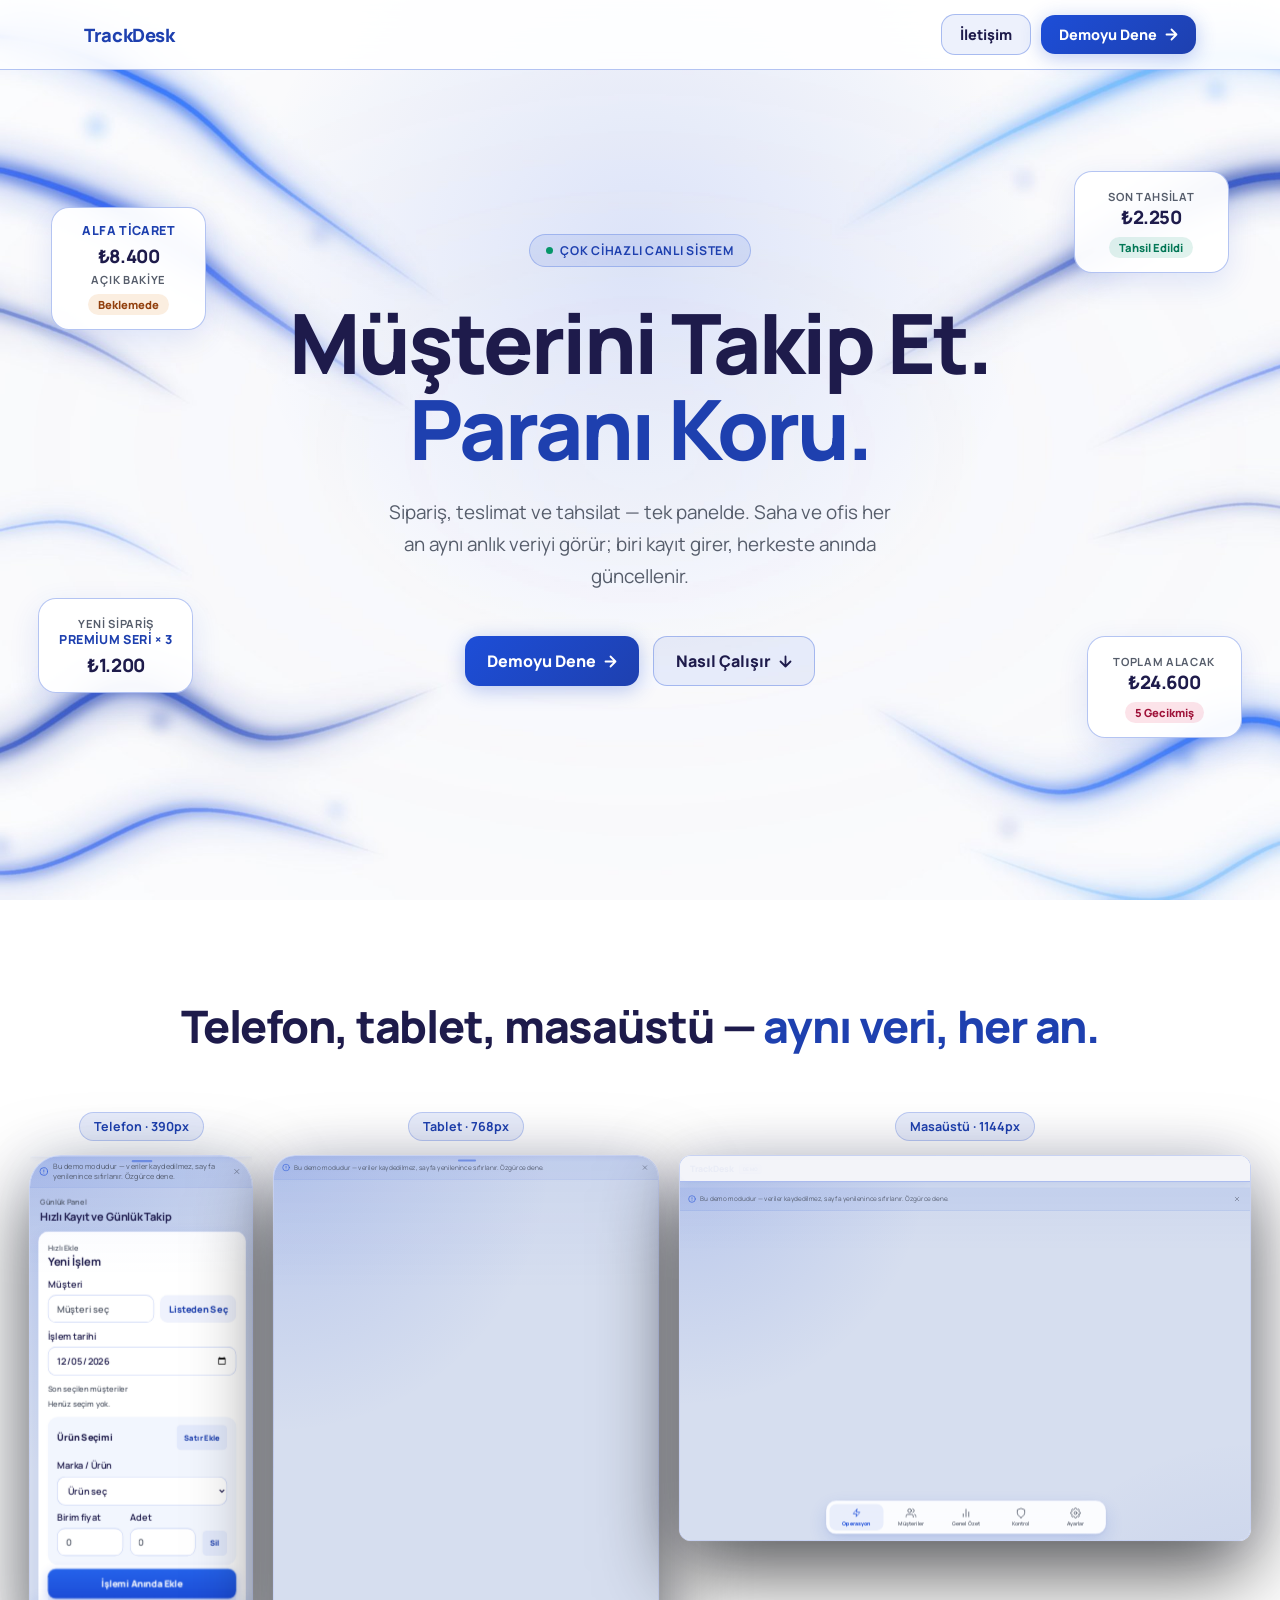
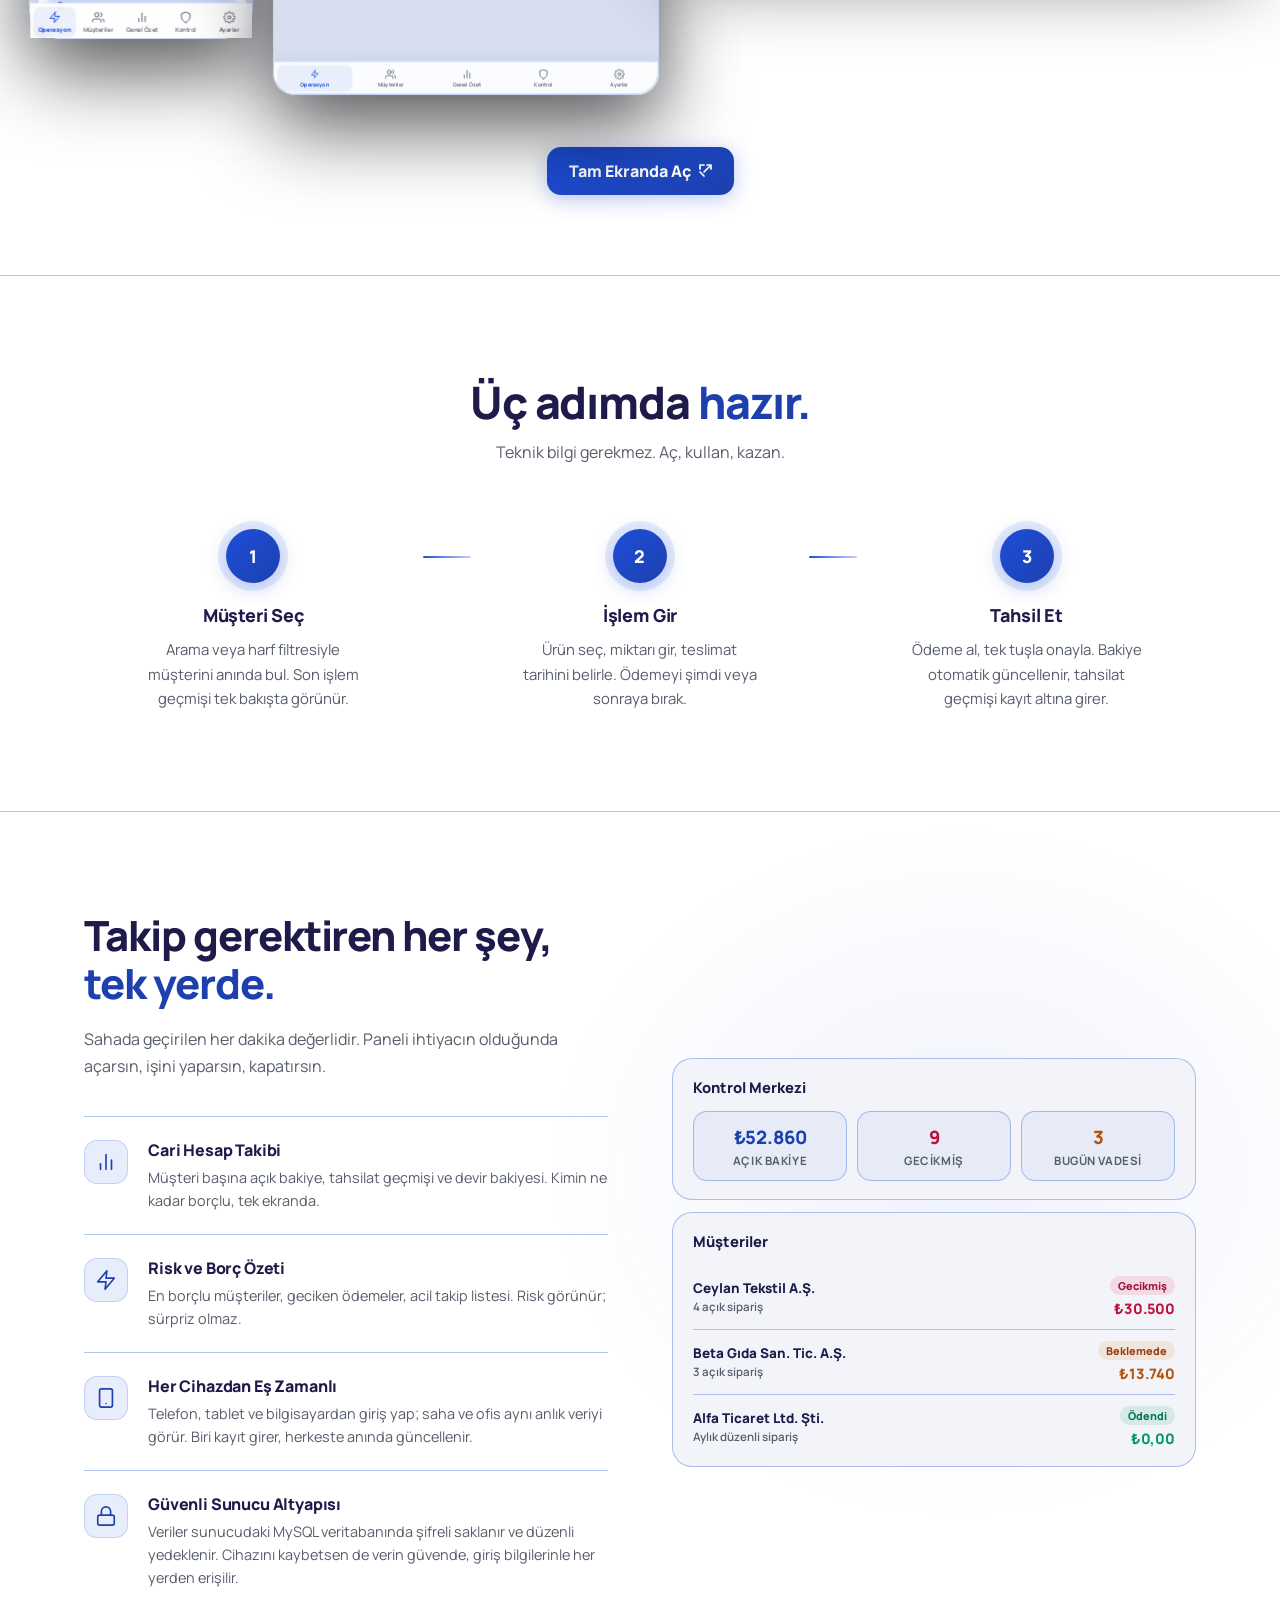
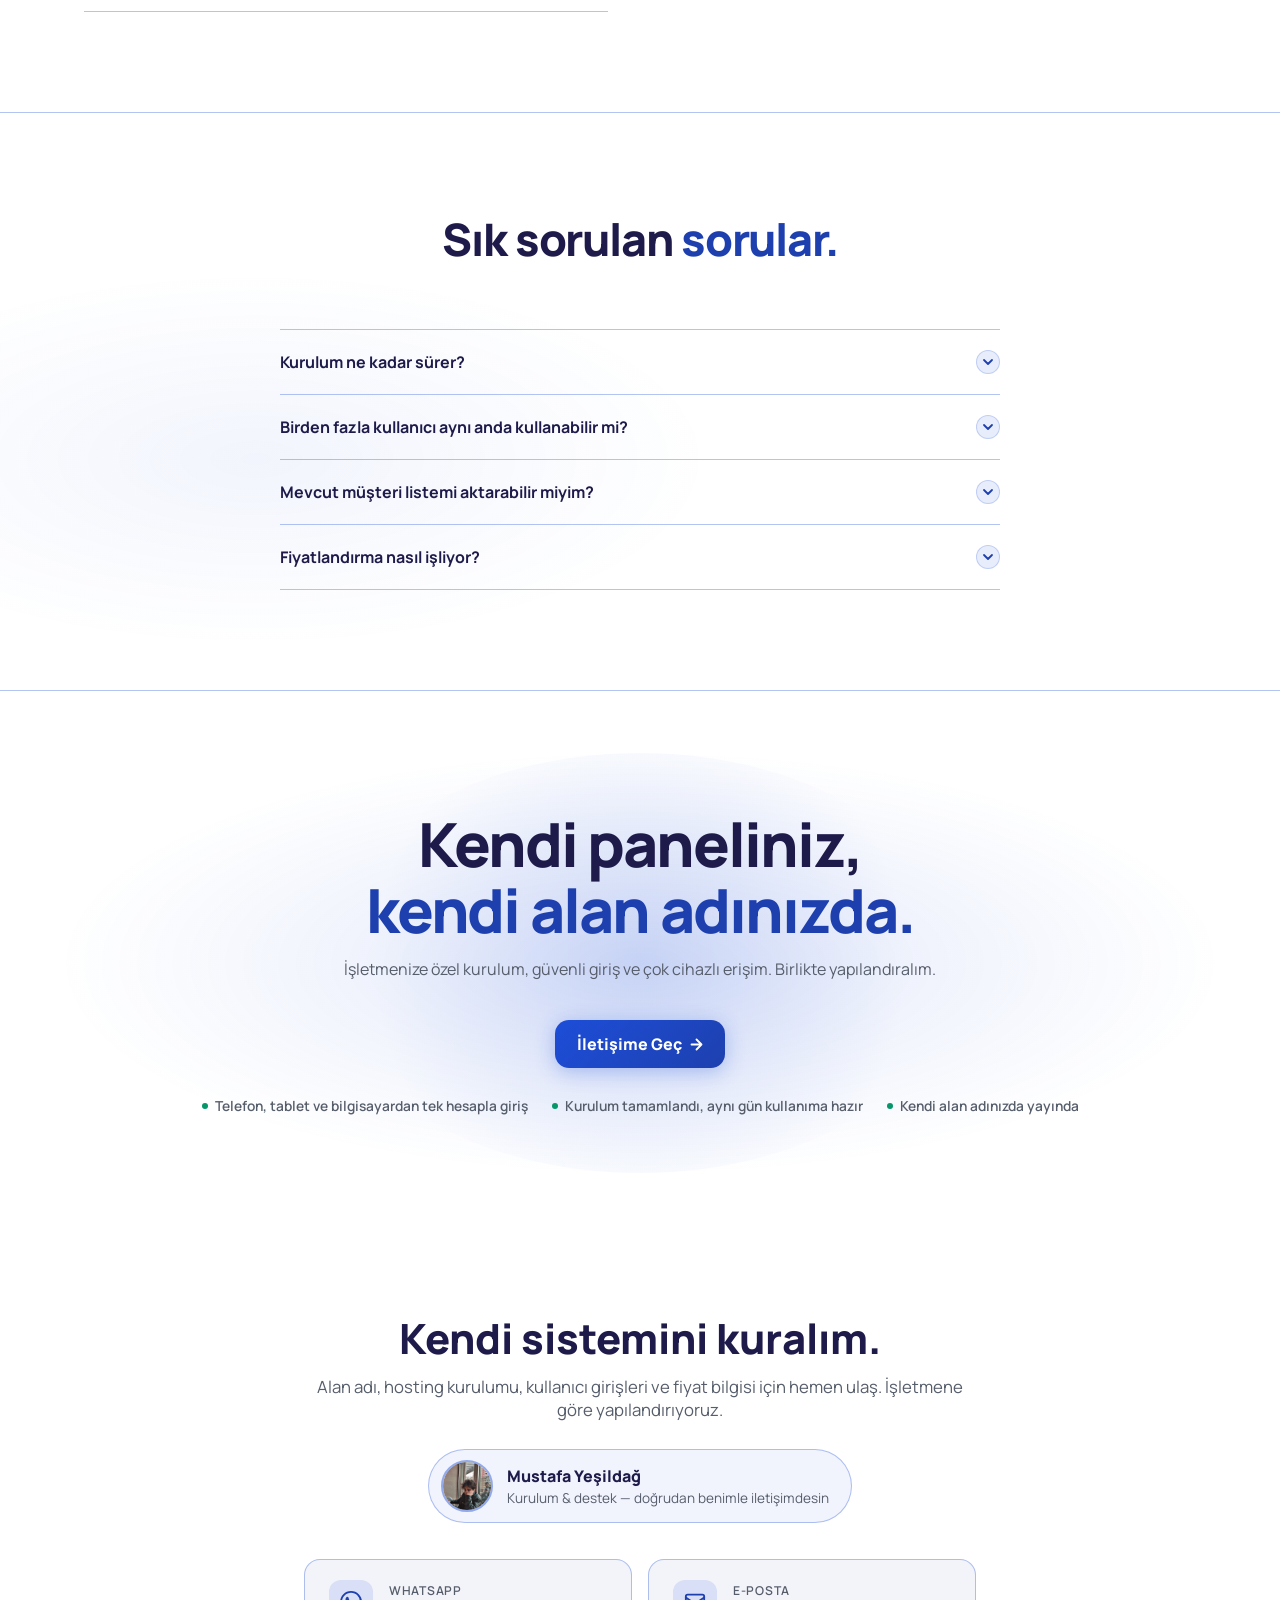
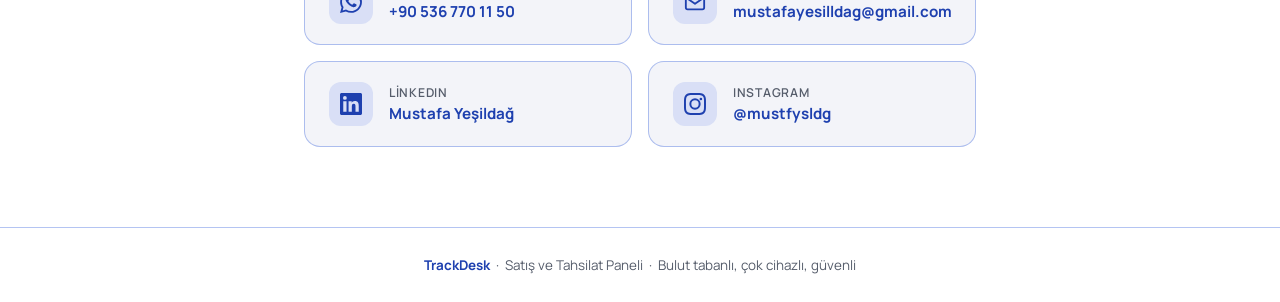
<file: tanitim.html>
<!DOCTYPE html>
<html lang="tr">
<head>
  <meta charset="UTF-8">
  <meta name="viewport" content="width=device-width, initial-scale=1.0, viewport-fit=cover">
  <meta name="description" content="TrackDesk — Müşteri, sipariş ve tahsilat takibi. Telefon, tablet ve bilgisayardan eş zamanlı; veriler sunucuda şifreli korunur.">
  <title>TrackDesk — Satış ve Tahsilat Paneli</title>

  <!-- ── Sosyal paylaşım (LinkedIn/WhatsApp link önizlemesi) ──
       DEPLOY: yayına alınca aşağıdaki https://SENIN-DOMAIN.com kısmını
       gerçek alan adınla değiştir (og:url ve og:image MUTLAK URL olmalı). -->
  <meta property="og:type" content="website">
  <meta property="og:site_name" content="TrackDesk">
  <meta property="og:title" content="TrackDesk — Çok Cihazlı Satış & Tahsilat Takibi">
  <meta property="og:description" content="Sipariş, teslimat ve tahsilat tek panelde. Telefon, tablet ve bilgisayardan aynı veriye anında bağlan; veriler sunucuda şifreli.">
  <meta property="og:image" content="https://SENIN-DOMAIN.com/assets/og-trackdesk.png">
  <meta property="og:image:width" content="1200">
  <meta property="og:image:height" content="630">
  <meta property="og:url" content="https://SENIN-DOMAIN.com/tanitim">
  <meta property="og:locale" content="tr_TR">
  <meta name="twitter:card" content="summary_large_image">
  <meta name="twitter:title" content="TrackDesk — Çok Cihazlı Satış & Tahsilat Takibi">
  <meta name="twitter:description" content="Sipariş, teslimat ve tahsilat tek panelde. Her cihazdan eş zamanlı; veriler sunucuda şifreli.">
  <meta name="twitter:image" content="https://SENIN-DOMAIN.com/assets/og-trackdesk.png">

  <link rel="preconnect" href="https://fonts.googleapis.com">
  <link rel="preconnect" href="https://fonts.gstatic.com" crossorigin>
  <link href="https://fonts.googleapis.com/css2?family=Manrope:wght@400;500;600;700;800&display=swap" rel="stylesheet">
  <style>
    *, *::before, *::after { box-sizing: border-box; margin: 0; padding: 0; }

    :root {
      --bg:           #ffffff;
      --panel:        #ffffff;
      --panel-strong: #f3f4f9;
      --line:         rgba(29,78,216,0.33);
      --text:         #1e1b4b;
      --muted:        #565d6b;
      --accent:       #1D4ED8;
      --accent-dark:  #1E40AF;
      --accent-light: #1E40AF;
      --ok:           #059669;
      --warn:         #b45309;
      --danger:       #be123c;
      --ease-out:     cubic-bezier(0.23, 1, 0.32, 1);
      --hover-glow-md: 0 6px 18px rgba(29,78,216,0.22);
      --hover-glow-lg: 0 14px 32px rgba(29,78,216,0.18);
      font-family: "Manrope", sans-serif;
    }

    html { scroll-behavior: smooth; }

    body {
      background: var(--bg);
      color: var(--text);
      min-height: 100vh;
      overflow-x: hidden;
      -webkit-font-smoothing: antialiased;
    }

    /* ── Utils ── */
    .container {
      max-width: 1160px;
      margin: 0 auto;
      padding: 0 24px;
    }

    .btn {
      display: inline-flex;
      align-items: center;
      gap: 8px;
      border: none;
      border-radius: 14px;
      padding: 13px 22px;
      font: 800 1rem "Manrope", sans-serif;
      cursor: pointer;
      text-decoration: none;
      transition: transform 0.18s var(--ease-out), box-shadow 0.18s var(--ease-out), background 0.15s ease, border-color 0.15s ease;
      white-space: nowrap;
    }
    /* Press feedback — arayüzün dokunuşu duyduğunu hissettirir (Emil) */
    .btn:active { transform: scale(0.96); }

    .btn-primary {
      background: linear-gradient(135deg, var(--accent), var(--accent-dark));
      color: #fff;
      box-shadow: 0 4px 20px rgba(29, 78, 216,0.3);
    }
    .btn-primary:hover {
      transform: translateY(-2px);
      box-shadow: 0 8px 32px rgba(29, 78, 216,0.45);
    }
    .btn-primary:active { transform: scale(0.96); }

    .btn-ghost {
      background: rgba(29, 78, 216,0.08);
      color: var(--text);
      border: 1px solid var(--line);
    }
    .btn-ghost:hover {
      background: rgba(29,78,216,0.14);
      border-color: rgba(29,78,216,0.6);
      transform: translateY(-1px) scale(1.015);
      box-shadow: var(--hover-glow-md);
    }

    /* ── Nav ── */
    .nav {
      position: fixed;
      top: 0; left: 0; right: 0;
      z-index: 200;
      background: rgba(255,255,255,0.88);
      backdrop-filter: blur(20px);
      -webkit-backdrop-filter: blur(20px);
      border-bottom: 1px solid var(--line);
    }
    .nav-inner {
      max-width: 1160px;
      margin: 0 auto;
      padding: 14px 24px;
      display: flex;
      align-items: center;
      justify-content: space-between;
    }
    .nav-logo {
      font-size: 1.15rem;
      font-weight: 800;
      letter-spacing: -0.02em;
      color: var(--accent-light);
      text-decoration: none;
    }
    .nav-logo span { color: var(--accent-light); }
    .nav-link {
      color: var(--muted);
      text-decoration: none;
      font-size: 0.88rem;
      font-weight: 600;
      transition: color 0.15s ease;
    }
    .nav-link:hover { color: var(--text); }
    .nav .btn { padding: 10px 18px; font-size: 0.9rem; }
    .nav-actions { display: flex; align-items: center; gap: 10px; }
    /* Mobilde iletişim alttaki sticky bar'da; nav'ı sade tut */
    @media (max-width: 560px) { .nav-contact { display: none; } }

    /* ── Mobil sticky iletişim CTA ── */
    .mobile-cta-bar {
      position: fixed;
      left: 0; right: 0; bottom: 0;
      z-index: 180;
      display: none;
      padding: 12px 16px calc(12px + env(safe-area-inset-bottom));
      background: linear-gradient(to top, rgba(255,255,255,0.98), rgba(255,255,255,0.9));
      border-top: 1px solid var(--line);
      backdrop-filter: blur(16px);
      -webkit-backdrop-filter: blur(16px);
      transition: transform 0.3s var(--ease-out);
    }
    .mobile-cta-bar .btn { width: 100%; justify-content: center; }
    .mobile-cta-bar.hidden { transform: translateY(120%); }
    @media (max-width: 720px) {
      .mobile-cta-bar { display: block; }
      body { padding-bottom: 76px; }
    }

    /* ── Hero ── */
    .hero {
      position: relative;
      min-height: 100vh;
      display: flex;
      align-items: center;
      justify-content: center;
      padding: 120px 24px 100px;
      text-align: center;
      overflow: hidden;
    }
    .hero-bg {
      position: absolute;
      inset: 0;
      background-image: url('assets/hero-bg.jpg');
      background-size: cover;
      background-position: center;
      background-color: var(--bg);
    }
    .hero-glow {
      position: absolute;
      top: -140px; left: 50%;
      transform: translateX(-50%);
      width: 800px; height: 800px;
      border-radius: 50%;
      background: radial-gradient(circle, rgba(29, 78, 216,0.13) 0%, transparent 70%);
      pointer-events: none;
      animation: breathe 7s ease-in-out infinite;
    }
    @keyframes breathe {
      0%,100% { transform: translateX(-50%) scale(1); opacity: 1; }
      50%      { transform: translateX(-50%) scale(1.14); opacity: 0.7; }
    }
    .hero-content {
      position: relative;
      z-index: 2;
      max-width: 740px;
    }
    .hero-badge {
      display: inline-flex;
      align-items: center;
      gap: 7px;
      background: rgba(29, 78, 216,0.1);
      border: 1px solid rgba(29, 78, 216,0.26);
      border-radius: 999px;
      padding: 7px 16px;
      font-size: 0.76rem;
      font-weight: 700;
      color: var(--accent-light);
      letter-spacing: 0.06em;
      text-transform: uppercase;
      margin-bottom: 32px;
    }
    .badge-dot {
      width: 7px; height: 7px;
      border-radius: 50%;
      background: var(--ok);
      animation: pulse 2.2s ease-in-out infinite;
    }
    @keyframes pulse {
      0%,100% { opacity: 1; transform: scale(1); }
      50%      { opacity: 0.5; transform: scale(0.75); }
    }
    .hero-h1 {
      font-size: clamp(2.8rem, 7vw, 5.2rem);
      font-weight: 800;
      line-height: 1.04;
      letter-spacing: -0.035em;
      color: var(--text);
      text-wrap: balance;
      margin-bottom: 24px;
    }
    .hero-h1 .hl { color: var(--accent-light); }
    @media (max-width: 480px) {
      .hero-h1-break { display: none; }
    }
    .hero-sub {
      font-size: clamp(1rem, 2.2vw, 1.18rem);
      color: var(--muted);
      line-height: 1.7;
      max-width: 520px;
      margin: 0 auto 44px;
    }
    .hero-actions {
      display: flex;
      gap: 14px;
      justify-content: center;
      flex-wrap: wrap;
    }

    /* Decorative floating chips */
    .hero-chips {
      position: absolute;
      inset: 0;
      pointer-events: none;
      z-index: 1;
    }
    .dchip {
      position: absolute;
      background: rgba(255,255,255,0.94);
      border: 1px solid var(--line);
      border-radius: 18px;
      padding: 14px 18px;
      backdrop-filter: blur(12px);
      box-shadow: 0 10px 30px rgba(29,78,216,0.12);
      opacity: 0;
      animation: chipFloat 0.65s cubic-bezier(0.4,0,0.2,1) forwards;
      min-width: 155px;
    }
    .dchip-name  { display: block; font-size: 0.78rem; font-weight: 800; color: var(--accent-light); text-transform: uppercase; letter-spacing: 0.03em; margin-bottom: 4px; }
    .dchip-amount{ display: block; font-size: 1.15rem; font-weight: 800; color: var(--text); letter-spacing: -0.02em; }
    .dchip-label { display: block; font-size: 0.7rem; font-weight: 700; color: var(--muted); text-transform: uppercase; letter-spacing: 0.06em; margin-top: 3px; }
    .dbadge {
      display: inline-flex; align-items: center;
      border-radius: 999px; padding: 3px 10px;
      font-size: 0.7rem; font-weight: 800; margin-top: 7px;
    }
    .dbadge-ok   { background: rgba(5,150,105,0.12);  color: #047857; }
    .dbadge-warn { background: rgba(217,119,6,0.12);  color: #92400e; }
    .dbadge-bad  { background: rgba(225,29,72,0.12); color: #9f1239; }
    @keyframes chipFloat {
      from { opacity: 0; transform: translateY(10px); }
      to   { opacity: 1; transform: translateY(0); }
    }
    .dchip-tl { top: 23%; left: 4%;    animation-delay: 0.5s; }
    .dchip-tr { top: 19%; right: 4%;   animation-delay: 0.85s; }
    .dchip-bl { bottom: 23%; left: 3%; animation-delay: 1.15s; }
    .dchip-br { bottom: 18%; right: 3%;animation-delay: 1.45s; }
    @media (max-width: 1100px) { .hero-chips { display: none; } }

    /* ── Showcase ── */
    .showcase {
      padding: 100px 0 80px;
      background: var(--bg);
    }
    .showcase-title {
      text-align: center;
      font-size: clamp(1.8rem, 4vw, 2.8rem);
      font-weight: 800;
      letter-spacing: -0.025em;
      color: var(--text);
      text-wrap: balance;
      line-height: 1.15;
      margin-bottom: 60px;
    }
    .showcase-title .hl { color: var(--accent-light); }

    .device-row {
      display: flex;
      align-items: flex-start;
      justify-content: center;
      gap: 20px;
      flex-wrap: wrap;
      padding: 0 16px;
    }
    .device-wrap {
      display: flex;
      flex-direction: column;
      align-items: center;
      gap: 14px;
    }
    .device-label {
      font-size: 0.78rem;
      font-weight: 700;
      color: var(--accent-light);
      background: rgba(29, 78, 216,0.1);
      border: 1px solid rgba(29, 78, 216,0.22);
      border-radius: 999px;
      padding: 5px 14px;
    }
    .device-frame {
      border: 1.5px solid rgba(29,78,216,0.2);
      box-shadow:
        0 0 0 1px rgba(255,255,255,0.03),
        0 32px 80px rgba(0,0,0,0.65),
        0 0 60px rgba(29,78,216,0.08);
      overflow: hidden;
      /* iframe boyanmadan önce/yüklenmezse markalı zemin (siyah void yerine) */
      background: radial-gradient(circle at 50% 32%, rgba(29,78,216,0.08), #f3f4f9 68%);
      position: relative;
      transition: transform 0.3s var(--ease-out), box-shadow 0.3s ease;
    }
    .device-frame:hover {
      transform: translateY(-5px);
      box-shadow:
        0 0 0 1px rgba(29,78,216,0.15),
        0 40px 100px rgba(0,0,0,0.7),
        0 0 80px rgba(29,78,216,0.14);
    }
    .device-frame::before {
      content: '';
      position: absolute; inset: 0;
      background: linear-gradient(180deg, rgba(29,78,216,0.05) 0%, transparent 25%);
      pointer-events: none;
      z-index: 1;
    }
    .device-phone .device-frame { width: 224px; height: 484px; border-radius: 32px; }
    .device-phone iframe        { width: 390px; height: 844px; border: none; transform: scale(0.5744); transform-origin: top left; pointer-events: none; display: block; }
    .device-tablet .device-frame{ width: 386px; height: 540px; border-radius: 22px; }
    .device-tablet iframe       { width: 768px; height: 1072px; border: none; transform: scale(0.5026); transform-origin: top left; pointer-events: none; display: block; }
    .device-desktop .device-frame{ width: 572px; height: 386px; border-radius: 12px; }
    .device-desktop .device-frame::after {
      content: ''; position: absolute; top: 0; left: 0; right: 0;
      height: 26px; background: rgba(243,244,249,0.96); z-index: 2;
      border-bottom: 1px solid var(--line);
    }
    .device-desktop iframe { width: 1144px; height: 772px; border: none; transform: scale(0.5); transform-origin: top left; pointer-events: none; display: block; }
    .showcase-cta { text-align: center; margin-top: 52px; }
    @media (max-width: 1279px) { .device-desktop { display: none; } }
    @media (max-width: 680px) { .device-tablet  { display: none; } }

    /* ── Steps ── */
    .steps {
      padding: 100px 0;
      border-top: 1px solid var(--line);
      background: var(--bg);
    }
    .section-head { text-align: center; margin-bottom: 64px; }
    .section-h2 {
      font-size: clamp(1.8rem, 4vw, 2.8rem);
      font-weight: 800;
      letter-spacing: -0.025em;
      color: var(--text);
      text-wrap: balance;
      line-height: 1.15;
    }
    .section-h2 .hl { color: var(--accent-light); }
    .section-sub {
      font-size: 1rem;
      color: var(--muted);
      margin-top: 12px;
      max-width: 460px;
      margin-left: auto;
      margin-right: auto;
      line-height: 1.65;
    }
    .steps-track {
      display: grid;
      grid-template-columns: 1fr auto 1fr auto 1fr;
      align-items: start;
    }
    .step {
      display: flex;
      flex-direction: column;
      align-items: center;
      text-align: center;
      padding: 0 20px;
    }
    .step-num {
      width: 54px; height: 54px;
      border-radius: 50%;
      background: linear-gradient(135deg, var(--accent), var(--accent-dark));
      box-shadow: 0 0 0 8px rgba(29, 78, 216,0.1), 0 4px 20px rgba(29, 78, 216,0.3);
      display: flex;
      align-items: center;
      justify-content: center;
      font-size: 1.1rem;
      font-weight: 800;
      color: #fff;
      margin-bottom: 20px;
      flex-shrink: 0;
    }
    .step h3 {
      font-size: 1.12rem;
      font-weight: 800;
      color: var(--text);
      margin-bottom: 10px;
      letter-spacing: -0.01em;
    }
    .step p {
      font-size: 0.93rem;
      color: var(--muted);
      line-height: 1.65;
      max-width: 240px;
    }
    .step-connector {
      display: flex;
      align-items: center;
      padding-top: 27px;
    }
    .step-connector::before {
      content: '';
      display: block;
      width: 48px; height: 2px;
      background: linear-gradient(90deg, var(--accent), rgba(29, 78, 216,0.25));
      border-radius: 1px;
    }
    @media (max-width: 760px) {
      .steps-track { grid-template-columns: 1fr; gap: 36px; }
      .step-connector { display: none; }
    }

    /* ── Features ── */
    .features {
      padding: 100px 0;
      border-top: 1px solid var(--line);
      background:
        radial-gradient(ellipse 50% 60% at 75% 40%, rgba(29, 78, 216,0.07) 0%, transparent 65%),
        var(--bg);
    }
    .features-inner {
      display: grid;
      grid-template-columns: 1fr 1fr;
      gap: 64px;
      align-items: center;
    }
    .features-left h2 {
      font-size: clamp(1.8rem, 3.5vw, 2.6rem);
      font-weight: 800;
      letter-spacing: -0.025em;
      color: var(--text);
      line-height: 1.15;
      text-wrap: balance;
      margin-bottom: 18px;
    }
    .features-left h2 .hl { color: var(--accent-light); }
    .features-left > p {
      font-size: 1rem;
      color: var(--muted);
      line-height: 1.7;
      margin-bottom: 36px;
    }
    .feature-list { display: flex; flex-direction: column; }
    .feature-row {
      display: grid;
      grid-template-columns: 48px 1fr;
      gap: 16px;
      padding: 22px 0;
      border-bottom: 1px solid var(--line);
      align-items: start;
    }
    .feature-row:first-child { border-top: 1px solid var(--line); }
    .ficon {
      width: 44px; height: 44px;
      border-radius: 13px;
      background: rgba(29, 78, 216,0.1);
      border: 1px solid rgba(29, 78, 216,0.18);
      display: flex;
      align-items: center;
      justify-content: center;
      color: var(--accent-light);
      flex-shrink: 0;
      margin-top: 1px;
    }
    .ftext h3 {
      font-size: 1rem;
      font-weight: 800;
      color: var(--text);
      margin-bottom: 5px;
      letter-spacing: -0.01em;
    }
    .ftext p { font-size: 0.9rem; color: var(--muted); line-height: 1.6; }

    /* Preview panel */
    .features-right {
      display: flex;
      flex-direction: column;
      gap: 12px;
    }
    .pcard {
      position: relative;
      overflow: hidden;
      background: var(--panel-strong);
      border: 1px solid var(--line);
      border-radius: 20px;
      padding: 18px 20px;
      transition: transform 0.2s ease, border-color 0.2s ease, box-shadow 0.2s ease;
    }
    .pcard:hover {
      transform: translateY(-2px) scale(1.015);
      border-color: rgba(29,78,216,0.6);
      box-shadow: var(--hover-glow-lg);
    }

    /* ── Spot glow: fareyi takip eden seçici parlaklık ──
         Sadece hover destekleyen/imleçli cihazlarda JS ile (aşağıdaki script)
         .pcard ve .device-frame içine eklenen tek bir <span>. Statik marka
         rengini (indigo) korur, sadece konumu fareye göre değişir — ikinci
         bir renk veya efekt ailesi eklemiyor, mevcut "seçici parlaklık"
         disiplinine (hero-glow/cta-glow gibi) bir kart-seviyesi karşılık. */
    .spot-glow {
      position: absolute;
      inset: 0;
      z-index: 1;
      border-radius: inherit;
      background: radial-gradient(220px circle at var(--spot-x, 50%) var(--spot-y, 50%), rgba(29, 78, 216,0.16), transparent 70%);
      opacity: 0;
      transition: opacity 0.25s ease;
      pointer-events: none;
    }
    .pcard:hover .spot-glow,
    .device-frame:hover .spot-glow {
      opacity: 1;
    }
    .pcard > *:not(.spot-glow) {
      position: relative;
      z-index: 1;
    }
    /* Dashboard header card */
    .pdash-label {
      font-size: 0.92rem;
      font-weight: 800;
      color: var(--text);
      margin-bottom: 14px;
    }
    .pdash-stats {
      display: flex;
      gap: 10px;
    }
    .pdash-stat {
      flex: 1;
      background: rgba(29,78,216,0.05);
      border: 1px solid var(--line);
      border-radius: 14px;
      padding: 12px 10px;
      text-align: center;
    }
    .pdash-stat-val {
      display: block;
      font-size: 1.15rem;
      font-weight: 800;
      color: var(--accent-light);
      letter-spacing: -0.01em;
    }
    .pdash-stat-val.cv-danger { color: var(--danger); }
    .pdash-stat-val.cv-warn   { color: var(--warn); }
    .pdash-stat-key {
      display: block;
      font-size: 0.72rem;
      font-weight: 700;
      color: var(--muted);
      text-transform: uppercase;
      letter-spacing: 0.05em;
      margin-top: 3px;
    }
    /* Customer list card */
    .pcustomer-item {
      display: flex;
      align-items: center;
      justify-content: space-between;
      gap: 12px;
      padding: 11px 0;
      border-bottom: 1px solid var(--line);
    }
    .pcustomer-item:last-child { border-bottom: none; padding-bottom: 0; }
    .pcustomer-item:first-child { padding-top: 0; }
    .pcustomer-info { flex: 1; min-width: 0; }
    .pcustomer-name {
      display: block;
      font-size: 0.84rem;
      font-weight: 800;
      color: var(--text);
      white-space: nowrap;
      overflow: hidden;
      text-overflow: ellipsis;
    }
    .pcustomer-sub {
      display: block;
      font-size: 0.72rem;
      color: var(--muted);
      font-weight: 600;
      margin-top: 2px;
    }
    .pcustomer-right {
      display: flex;
      flex-direction: column;
      align-items: flex-end;
      gap: 4px;
      flex-shrink: 0;
    }
    .pcustomer-amount {
      font-size: 0.9rem;
      font-weight: 800;
      letter-spacing: -0.01em;
    }
    .pcustomer-amount.cv-danger { color: var(--danger); }
    .pcustomer-amount.cv-warn   { color: var(--warn); }
    .pcustomer-amount.cv-ok     { color: var(--ok); }
    .pbadge {
      display: inline-flex; align-items: center;
      border-radius: 999px; padding: 2px 8px;
      font-size: 0.68rem; font-weight: 800;
    }
    .pbadge-ok   { background: rgba(5,150,105,0.12);  color: #047857; }
    .pbadge-warn { background: rgba(217,119,6,0.12);  color: #92400e; }
    .pbadge-bad  { background: rgba(225,29,72,0.12); color: #9f1239; }
    @media (max-width: 900px) {
      .features-inner { grid-template-columns: 1fr; gap: 48px; }
    }

    /* ── CTA ── */
    .cta-section {
      padding: 120px 24px;
      text-align: center;
      border-top: 1px solid var(--line);
      position: relative;
      overflow: hidden;
      background:
        radial-gradient(ellipse 70% 60% at 50% 50%, rgba(29, 78, 216,0.13) 0%, transparent 65%),
        var(--bg);
    }
    .cta-glow {
      position: absolute;
      top: 50%; left: 50%;
      transform: translate(-50%,-50%);
      width: 640px; height: 420px;
      border-radius: 50%;
      background: radial-gradient(circle, rgba(29, 78, 216,0.14) 0%, transparent 70%);
      pointer-events: none;
      animation: breathe 5s ease-in-out infinite;
    }
    .cta-section h2 {
      position: relative;
      font-size: clamp(2rem, 5vw, 3.8rem);
      font-weight: 800;
      letter-spacing: -0.03em;
      color: var(--text);
      text-wrap: balance;
      line-height: 1.08;
      margin-bottom: 16px;
    }
    .cta-section h2 .hl { color: var(--accent-light); }
    .cta-section > p {
      position: relative;
      font-size: 1rem;
      color: var(--muted);
      margin-bottom: 40px;
    }
    .cta-checks {
      display: flex;
      gap: 24px;
      justify-content: center;
      flex-wrap: wrap;
      margin-top: 28px;
      position: relative;
    }
    .cta-check {
      display: flex;
      align-items: center;
      gap: 7px;
      font-size: 0.86rem;
      font-weight: 600;
      color: var(--muted);
    }
    .check-dot {
      width: 6px; height: 6px;
      border-radius: 50%;
      background: var(--ok);
      flex-shrink: 0;
    }
    .cta-actions { position: relative; }

    /* ── İletişim ── */
    .contact-section {
      padding: 80px 24px;
      max-width: 720px;
      margin: 0 auto;
      text-align: center;
    }
    .contact-section h2 {
      font-size: clamp(1.75rem, 4vw, 2.6rem);
      font-weight: 800;
      margin-bottom: 12px;
      line-height: 1.15;
    }
    .contact-section > p {
      color: var(--muted);
      margin-bottom: 28px;
      font-size: 1.05rem;
    }
    .contact-person {
      display: inline-flex;
      align-items: center;
      gap: 14px;
      margin: 0 auto 36px;
      padding: 10px 22px 10px 12px;
      background: rgba(29, 78, 216,0.06);
      border: 1px solid var(--line);
      border-radius: 999px;
      text-align: left;
    }
    .contact-avatar {
      width: 52px; height: 52px;
      border-radius: 50%;
      object-fit: cover;
      border: 2px solid rgba(29, 78, 216,0.45);
      flex-shrink: 0;
    }
    .contact-person-text { display: flex; flex-direction: column; gap: 2px; }
    .contact-person-name { font-weight: 800; color: var(--text); }
    .contact-person-role { font-size: 0.85rem; color: var(--muted); }
    .contact-cards {
      display: grid;
      grid-template-columns: repeat(auto-fit, minmax(240px, 1fr));
      gap: 16px;
    }
    .contact-card {
      display: flex;
      align-items: center;
      gap: 16px;
      background: var(--panel-strong);
      border: 1px solid var(--line);
      border-radius: 16px;
      padding: 20px 24px;
      text-decoration: none;
      color: var(--text);
      transition: border-color 0.18s, transform 0.18s, box-shadow 0.18s;
    }
    .contact-card:hover {
      border-color: var(--accent);
      transform: translateY(-3px);
      box-shadow: 0 8px 28px rgba(29, 78, 216,0.18);
    }
    .contact-icon {
      flex-shrink: 0;
      width: 44px;
      height: 44px;
      border-radius: 12px;
      background: rgba(29, 78, 216,0.12);
      color: var(--accent-light);
      display: grid;
      place-items: center;
    }
    .contact-info { text-align: left; }
    .contact-label {
      display: block;
      font-size: 0.76rem;
      color: var(--muted);
      font-weight: 600;
      text-transform: uppercase;
      letter-spacing: 0.06em;
      margin-bottom: 2px;
    }
    .contact-value {
      display: block;
      font-size: 0.95rem;
      font-weight: 700;
      color: var(--accent-light);
    }

    /* ── Footer ── */
    footer {
      border-top: 1px solid var(--line);
      padding: 28px 24px;
      text-align: center;
      font-size: 0.84rem;
      color: var(--muted);
    }
    footer strong { color: var(--accent-light); }

    /* ── Reveal ── */
    .reveal {
      opacity: 0;
      transform: translateY(20px);
      transition: opacity 0.55s cubic-bezier(0.4,0,0.2,1),
                  transform 0.55s cubic-bezier(0.4,0,0.2,1);
    }
    .reveal.visible { opacity: 1; transform: none; }
    .d1 { transition-delay: 0.1s; }
    .d2 { transition-delay: 0.22s; }
    .d3 { transition-delay: 0.34s; }
    .d4 { transition-delay: 0.46s; }

    /* ── iframe yükleme göstergesi ── */
    .iframe-loader {
      position: absolute;
      inset: 0;
      z-index: 3;
      display: flex;
      align-items: center;
      justify-content: center;
      background: radial-gradient(circle at 50% 32%, rgba(29,78,216,0.08), #f3f4f9 68%);
      transition: opacity 0.5s ease;
      border-radius: inherit;
    }
    .iframe-loader.loaded { opacity: 0; pointer-events: none; }
    .iframe-spinner {
      width: 26px; height: 26px;
      border: 2px solid rgba(29, 78, 216,0.2);
      border-top-color: var(--accent);
      border-radius: 50%;
      animation: spin 0.75s linear infinite;
    }
    @keyframes spin { to { transform: rotate(360deg); } }

    /* ── SSS ── */
    .faq {
      padding: 100px 0;
      border-top: 1px solid var(--line);
      background:
        radial-gradient(ellipse 55% 50% at 20% 60%, rgba(29, 78, 216,0.06) 0%, transparent 65%),
        var(--bg);
    }
    .faq-list {
      max-width: 720px;
      margin: 0 auto;
      border-top: 1px solid var(--line);
    }
    .faq-item { border-bottom: 1px solid var(--line); }
    .faq-item summary {
      display: flex;
      justify-content: space-between;
      align-items: center;
      padding: 20px 0;
      cursor: pointer;
      list-style: none;
      font-size: 1rem;
      font-weight: 700;
      color: var(--text);
      gap: 16px;
      user-select: none;
    }
    .faq-item summary::-webkit-details-marker { display: none; }
    .faq-chevron {
      flex-shrink: 0;
      width: 24px; height: 24px;
      border-radius: 50%;
      background: rgba(29, 78, 216,0.1);
      border: 1px solid rgba(29, 78, 216,0.2);
      display: flex;
      align-items: center;
      justify-content: center;
      color: var(--accent-light);
      transition: transform 0.25s var(--ease-out);
    }
    details[open] .faq-chevron { transform: rotate(180deg); }
    .faq-answer {
      font-size: 0.95rem;
      color: var(--muted);
      line-height: 1.72;
      padding-bottom: 20px;
      max-width: 640px;
    }
    .faq-answer a { color: var(--accent-light); font-weight: 700; text-decoration: none; }
    .faq-answer a:hover { text-decoration: underline; }

    @media (hover: none) {
      .btn-primary:hover,
      .btn-ghost:hover,
      .device-frame:hover,
      .pcard:hover { transform: none; box-shadow: inherit; }
      .spot-glow { display: none; }
    }

    @media (prefers-reduced-motion: reduce) {
      .reveal { opacity: 1; transform: none; transition: none; }
      .hero-glow, .cta-glow { animation: none; }
      .badge-dot { animation: none; }
      .dchip { animation: none; opacity: 1; }
      .iframe-spinner { animation: none; }
      .device-frame, .pcard { transition: none; }
      .btn { transition: none; }
      .spot-glow { display: none; }
    }

    /* ── Aydınlık Tema (varsayılan) ── */
  </style>
</head>
<body>

<!-- ── Nav ── -->
<nav class="nav" aria-label="Ana navigasyon">
  <div class="nav-inner">
    <a href="/" class="nav-logo">Track<span>Desk</span></a>
    <div class="nav-actions">
    <a href="#iletisim" class="btn btn-ghost nav-contact">İletişim</a>
    <a href="panel.html?preview=1" class="btn btn-primary" target="_blank" rel="noopener">
      Demoyu Dene
      <svg width="13" height="13" viewBox="0 0 13 13" fill="none" aria-hidden="true">
        <path d="M1.5 6.5h10M6.5 1.5l5 5-5 5" stroke="currentColor" stroke-width="1.8" stroke-linecap="round" stroke-linejoin="round"/>
      </svg>
    </a>
    </div>
  </div>
</nav>

<!-- ── Mobil sticky iletişim CTA ── -->
<div class="mobile-cta-bar" id="mobile-cta">
  <a href="#iletisim" class="btn btn-primary">İletişime Geç</a>
</div>

<!-- ── Hero ── -->
<section class="hero" aria-labelledby="hero-h1">
  <div class="hero-bg" aria-hidden="true"></div>
  <div class="hero-glow" aria-hidden="true"></div>

  <div class="hero-chips" aria-hidden="true">
    <div class="dchip dchip-tl">
      <span class="dchip-name">Alfa Ticaret</span>
      <span class="dchip-amount">₺8.400</span>
      <span class="dchip-label">Açık Bakiye</span>
      <span class="dbadge dbadge-warn">Beklemede</span>
    </div>
    <div class="dchip dchip-tr">
      <span class="dchip-label">Son Tahsilat</span>
      <span class="dchip-amount">₺2.250</span>
      <span class="dbadge dbadge-ok">Tahsil Edildi</span>
    </div>
    <div class="dchip dchip-bl">
      <span class="dchip-label">Yeni Sipariş</span>
      <span class="dchip-name">Premium Seri × 3</span>
      <span class="dchip-amount">₺1.200</span>
    </div>
    <div class="dchip dchip-br">
      <span class="dchip-label">Toplam Alacak</span>
      <span class="dchip-amount">₺24.600</span>
      <span class="dbadge dbadge-bad">5 Gecikmiş</span>
    </div>
  </div>

  <div class="hero-content">
    <div class="hero-badge">
      <span class="badge-dot" aria-hidden="true"></span>
      Çok Cihazlı Canlı Sistem
    </div>
    <h1 class="hero-h1" id="hero-h1">
      Müşterini Takip Et.<br class="hero-h1-break">
      <span class="hl">Paranı Koru.</span>
    </h1>
    <p class="hero-sub">
      Sipariş, teslimat ve tahsilat — tek panelde. Saha ve ofis her an aynı anlık veriyi görür; biri kayıt girer, herkeste anında güncellenir.
    </p>
    <div class="hero-actions">
      <a href="panel.html?preview=1" class="btn btn-primary" target="_blank" rel="noopener">
        Demoyu Dene
        <svg width="13" height="13" viewBox="0 0 13 13" fill="none" aria-hidden="true">
          <path d="M1.5 6.5h10M6.5 1.5l5 5-5 5" stroke="currentColor" stroke-width="1.8" stroke-linecap="round" stroke-linejoin="round"/>
        </svg>
      </a>
      <a href="#showcase" class="btn btn-ghost">
        Nasıl Çalışır
        <svg width="13" height="13" viewBox="0 0 13 13" fill="none" aria-hidden="true">
          <path d="M6.5 1.5v10M1.5 6.5l5 5 5-5" stroke="currentColor" stroke-width="1.8" stroke-linecap="round" stroke-linejoin="round"/>
        </svg>
      </a>
    </div>
  </div>
</section>

<!-- ── Showcase ── -->
<section class="showcase" id="showcase" aria-labelledby="showcase-h2">
  <div class="container">
    <h2 class="showcase-title reveal" id="showcase-h2">
      Telefon, tablet, masaüstü — <span class="hl">aynı veri, her an.</span>
    </h2>
  </div>
  <div class="device-row">
    <div class="device-wrap device-phone reveal">
      <span class="device-label">Telefon · 390px</span>
      <div class="device-frame">
        <div class="iframe-loader" aria-hidden="true"><div class="iframe-spinner"></div></div>
        <iframe src="panel.html?preview=1" scrolling="no" title="TrackDesk Telefon Görünümü" loading="lazy"></iframe>
      </div>
    </div>
    <div class="device-wrap device-tablet reveal d1">
      <span class="device-label">Tablet · 768px</span>
      <div class="device-frame">
        <div class="iframe-loader" aria-hidden="true"><div class="iframe-spinner"></div></div>
        <iframe src="panel.html?preview=1" scrolling="no" title="TrackDesk Tablet Görünümü" loading="lazy"></iframe>
      </div>
    </div>
    <div class="device-wrap device-desktop reveal d2">
      <span class="device-label">Masaüstü · 1144px</span>
      <div class="device-frame">
        <div class="iframe-loader" aria-hidden="true"><div class="iframe-spinner"></div></div>
        <iframe src="panel.html?preview=1" scrolling="no" title="TrackDesk Masaüstü Görünümü" loading="lazy"></iframe>
      </div>
    </div>
  </div>
  <div class="showcase-cta reveal">
    <a href="panel.html?preview=1" class="btn btn-primary" target="_blank" rel="noopener">
      Tam Ekranda Aç
      <svg width="13" height="13" viewBox="0 0 13 13" fill="none" aria-hidden="true">
        <path d="M8 1h4v4M5 8l7-7M1 5V1h4M1 8l4 4" stroke="currentColor" stroke-width="1.7" stroke-linecap="round" stroke-linejoin="round"/>
      </svg>
    </a>
  </div>
</section>

<!-- ── Steps ── -->
<section class="steps" aria-labelledby="steps-h2">
  <div class="container">
    <div class="section-head">
      <h2 class="section-h2 reveal" id="steps-h2">Üç adımda <span class="hl">hazır.</span></h2>
      <p class="section-sub reveal d1">Teknik bilgi gerekmez. Aç, kullan, kazan.</p>
    </div>
    <div class="steps-track">
      <div class="step reveal">
        <div class="step-num" aria-hidden="true">1</div>
        <h3>Müşteri Seç</h3>
        <p>Arama veya harf filtresiyle müşterini anında bul. Son işlem geçmişi tek bakışta görünür.</p>
      </div>
      <div class="step-connector" aria-hidden="true"></div>
      <div class="step reveal d2">
        <div class="step-num" aria-hidden="true">2</div>
        <h3>İşlem Gir</h3>
        <p>Ürün seç, miktarı gir, teslimat tarihini belirle. Ödemeyi şimdi veya sonraya bırak.</p>
      </div>
      <div class="step-connector" aria-hidden="true"></div>
      <div class="step reveal d3">
        <div class="step-num" aria-hidden="true">3</div>
        <h3>Tahsil Et</h3>
        <p>Ödeme al, tek tuşla onayla. Bakiye otomatik güncellenir, tahsilat geçmişi kayıt altına girer.</p>
      </div>
    </div>
  </div>
</section>

<!-- ── Features ── -->
<section class="features" aria-labelledby="features-h2">
  <div class="container">
    <div class="features-inner">
      <div class="features-left">
        <h2 class="reveal" id="features-h2">
          Takip gerektiren her şey,<br><span class="hl">tek yerde.</span>
        </h2>
        <p class="reveal d1">
          Sahada geçirilen her dakika değerlidir. Paneli ihtiyacın olduğunda açarsın, işini yaparsın, kapatırsın.
        </p>
        <div class="feature-list" role="list">
          <div class="feature-row reveal" role="listitem">
            <div class="ficon" aria-hidden="true"><svg width="22" height="22" viewBox="0 0 24 24" fill="none" stroke="currentColor" stroke-width="1.8" stroke-linecap="round" stroke-linejoin="round"><line x1="18" y1="20" x2="18" y2="10"/><line x1="12" y1="20" x2="12" y2="4"/><line x1="6" y1="20" x2="6" y2="14"/></svg></div>
            <div class="ftext">
              <h3>Cari Hesap Takibi</h3>
              <p>Müşteri başına açık bakiye, tahsilat geçmişi ve devir bakiyesi. Kimin ne kadar borçlu, tek ekranda.</p>
            </div>
          </div>
          <div class="feature-row reveal d1" role="listitem">
            <div class="ficon" aria-hidden="true"><svg width="22" height="22" viewBox="0 0 24 24" fill="none" stroke="currentColor" stroke-width="1.8" stroke-linecap="round" stroke-linejoin="round"><polygon points="13 2 3 14 12 14 11 22 21 10 12 10 13 2"/></svg></div>
            <div class="ftext">
              <h3>Risk ve Borç Özeti</h3>
              <p>En borçlu müşteriler, geciken ödemeler, acil takip listesi. Risk görünür; sürpriz olmaz.</p>
            </div>
          </div>
          <div class="feature-row reveal d2" role="listitem">
            <div class="ficon" aria-hidden="true"><svg width="22" height="22" viewBox="0 0 24 24" fill="none" stroke="currentColor" stroke-width="1.8" stroke-linecap="round" stroke-linejoin="round"><rect x="5" y="2" width="14" height="20" rx="2" ry="2"/><line x1="12" y1="18" x2="12.01" y2="18"/></svg></div>
            <div class="ftext">
              <h3>Her Cihazdan Eş Zamanlı</h3>
              <p>Telefon, tablet ve bilgisayardan giriş yap; saha ve ofis aynı anlık veriyi görür. Biri kayıt girer, herkeste anında güncellenir.</p>
            </div>
          </div>
          <div class="feature-row reveal d3" role="listitem">
            <div class="ficon" aria-hidden="true"><svg width="22" height="22" viewBox="0 0 24 24" fill="none" stroke="currentColor" stroke-width="1.8" stroke-linecap="round" stroke-linejoin="round"><rect x="3" y="11" width="18" height="11" rx="2" ry="2"/><path d="M7 11V7a5 5 0 0 1 10 0v4"/></svg></div>
            <div class="ftext">
              <h3>Güvenli Sunucu Altyapısı</h3>
              <p>Veriler sunucudaki MySQL veritabanında şifreli saklanır ve düzenli yedeklenir. Cihazını kaybetsen de verin güvende, giriş bilgilerinle her yerden erişilir.</p>
            </div>
          </div>
        </div>
      </div>

      <div class="features-right" aria-hidden="true">
        <!-- Özet stats -->
        <div class="pcard reveal">
          <p class="pdash-label">Kontrol Merkezi</p>
          <div class="pdash-stats">
            <div class="pdash-stat">
              <span class="pdash-stat-val">₺52.860</span>
              <span class="pdash-stat-key">Açık Bakiye</span>
            </div>
            <div class="pdash-stat">
              <span class="pdash-stat-val cv-danger">9</span>
              <span class="pdash-stat-key">Gecikmiş</span>
            </div>
            <div class="pdash-stat">
              <span class="pdash-stat-val cv-warn">3</span>
              <span class="pdash-stat-key">Bugün Vadesi</span>
            </div>
          </div>
        </div>
        <!-- Customer list preview -->
        <div class="pcard reveal d1">
          <p class="pdash-label">Müşteriler</p>
          <div class="pcustomer-item">
            <div class="pcustomer-info">
              <span class="pcustomer-name">Ceylan Tekstil A.Ş.</span>
              <span class="pcustomer-sub">4 açık sipariş</span>
            </div>
            <div class="pcustomer-right">
              <span class="pbadge pbadge-bad">Gecikmiş</span>
              <span class="pcustomer-amount cv-danger">₺30.500</span>
            </div>
          </div>
          <div class="pcustomer-item">
            <div class="pcustomer-info">
              <span class="pcustomer-name">Beta Gıda San. Tic. A.Ş.</span>
              <span class="pcustomer-sub">3 açık sipariş</span>
            </div>
            <div class="pcustomer-right">
              <span class="pbadge pbadge-warn">Beklemede</span>
              <span class="pcustomer-amount cv-warn">₺13.740</span>
            </div>
          </div>
          <div class="pcustomer-item">
            <div class="pcustomer-info">
              <span class="pcustomer-name">Alfa Ticaret Ltd. Şti.</span>
              <span class="pcustomer-sub">Aylık düzenli sipariş</span>
            </div>
            <div class="pcustomer-right">
              <span class="pbadge pbadge-ok">Ödendi</span>
              <span class="pcustomer-amount cv-ok">₺0,00</span>
            </div>
          </div>
        </div>
      </div>
    </div>
  </div>
</section>

<!-- ── SSS ── -->
<section class="faq" aria-labelledby="faq-h2">
  <div class="container">
    <div class="section-head">
      <h2 class="section-h2 reveal" id="faq-h2">Sık sorulan <span class="hl">sorular.</span></h2>
    </div>
    <div class="faq-list">
      <details class="faq-item reveal">
        <summary>
          Kurulum ne kadar sürer?
          <span class="faq-chevron" aria-hidden="true"><svg width="12" height="12" viewBox="0 0 12 12" fill="none"><path d="M2 4l4 4 4-4" stroke="currentColor" stroke-width="1.8" stroke-linecap="round" stroke-linejoin="round"/></svg></span>
        </summary>
        <p class="faq-answer">Hosting ve alan adı hazırsa kurulum genellikle 1–2 iş günü alır. Veritabanı yapılandırması, kullanıcı girişleri ve ilk ayarları birlikte yapıyoruz.</p>
      </details>
      <details class="faq-item reveal d1">
        <summary>
          Birden fazla kullanıcı aynı anda kullanabilir mi?
          <span class="faq-chevron" aria-hidden="true"><svg width="12" height="12" viewBox="0 0 12 12" fill="none"><path d="M2 4l4 4 4-4" stroke="currentColor" stroke-width="1.8" stroke-linecap="round" stroke-linejoin="round"/></svg></span>
        </summary>
        <p class="faq-answer">Evet. Telefon, tablet ve bilgisayardan eş zamanlı giriş yapılabilir. Saha ekibi ve ofis aynı anda çalışır; biri kayıt girdiğinde herkeste anında görünür.</p>
      </details>
      <details class="faq-item reveal d2">
        <summary>
          Mevcut müşteri listemi aktarabilir miyim?
          <span class="faq-chevron" aria-hidden="true"><svg width="12" height="12" viewBox="0 0 12 12" fill="none"><path d="M2 4l4 4 4-4" stroke="currentColor" stroke-width="1.8" stroke-linecap="round" stroke-linejoin="round"/></svg></span>
        </summary>
        <p class="faq-answer">Excel veya benzer formattaki mevcut listelerinizi sisteme aktarabiliyoruz. Geçiş sürecini birlikte yönetiyoruz; veri kaybı olmuyor.</p>
      </details>
      <details class="faq-item reveal d3">
        <summary>
          Fiyatlandırma nasıl işliyor?
          <span class="faq-chevron" aria-hidden="true"><svg width="12" height="12" viewBox="0 0 12 12" fill="none"><path d="M2 4l4 4 4-4" stroke="currentColor" stroke-width="1.8" stroke-linecap="round" stroke-linejoin="round"/></svg></span>
        </summary>
        <p class="faq-answer">Tek seferlik kurulum ücreti ve yıllık lisans şeklinde çalışıyor. İşletmenizin büyüklüğüne göre fiyat netleşir — <a href="#iletisim">iletişime geçin</a>, birlikte konuşalım.</p>
      </details>
    </div>
  </div>
</section>

<!-- ── CTA ── -->
<section class="cta-section" aria-labelledby="cta-h2">
  <div class="cta-glow" aria-hidden="true"></div>
  <h2 class="reveal" id="cta-h2">
    Kendi paneliniz,<br><span class="hl">kendi alan adınızda.</span>
  </h2>
  <p class="reveal d1">İşletmenize özel kurulum, güvenli giriş ve çok cihazlı erişim. Birlikte yapılandıralım.</p>
  <div class="cta-actions reveal d2">
    <a href="#iletisim" class="btn btn-primary">
      İletişime Geç
      <svg width="13" height="13" viewBox="0 0 13 13" fill="none" aria-hidden="true">
        <path d="M1.5 6.5h10M6.5 1.5l5 5-5 5" stroke="currentColor" stroke-width="1.8" stroke-linecap="round" stroke-linejoin="round"/>
      </svg>
    </a>
  </div>
  <div class="cta-checks reveal d3">
    <span class="cta-check"><span class="check-dot" aria-hidden="true"></span>Telefon, tablet ve bilgisayardan tek hesapla giriş</span>
    <span class="cta-check"><span class="check-dot" aria-hidden="true"></span>Kurulum tamamlandı, aynı gün kullanıma hazır</span>
    <span class="cta-check"><span class="check-dot" aria-hidden="true"></span>Kendi alan adınızda yayında</span>
  </div>
</section>

<!-- ── İletişim ── -->
<section class="contact-section reveal" id="iletisim" aria-labelledby="contact-h2">
  <h2 class="reveal" id="contact-h2">Kendi sistemini <span class="hl">kuralım.</span></h2>
  <p class="reveal d1">Alan adı, hosting kurulumu, kullanıcı girişleri ve fiyat bilgisi için hemen ulaş. İşletmene göre yapılandırıyoruz.</p>
  <div class="contact-person reveal d1">
    <img src="assets/mustafa.jpg" alt="Mustafa Yeşildağ" class="contact-avatar" onerror="this.style.display='none'">
    <div class="contact-person-text">
      <span class="contact-person-name">Mustafa Yeşildağ</span>
      <span class="contact-person-role">Kurulum &amp; destek — doğrudan benimle iletişimdesin</span>
    </div>
  </div>
  <div class="contact-cards reveal d2">
    <a href="https://wa.me/905367701150" class="contact-card" target="_blank" rel="noopener">
      <span class="contact-icon" aria-hidden="true">
        <svg width="22" height="22" viewBox="0 0 24 24" fill="currentColor"><path d="M17.472 14.382c-.297-.149-1.758-.867-2.03-.967-.273-.099-.471-.148-.67.15-.197.297-.767.966-.94 1.164-.173.199-.347.223-.644.075-.297-.15-1.255-.463-2.39-1.475-.883-.788-1.48-1.761-1.653-2.059-.173-.297-.018-.458.13-.606.134-.133.298-.347.446-.52.149-.174.198-.298.298-.497.099-.198.05-.371-.025-.52-.075-.149-.669-1.612-.916-2.207-.242-.579-.487-.5-.669-.51-.173-.008-.371-.01-.57-.01-.198 0-.52.074-.792.372-.272.297-1.04 1.016-1.04 2.479 0 1.462 1.065 2.875 1.213 3.074.149.198 2.096 3.2 5.077 4.487.709.306 1.262.489 1.694.625.712.227 1.36.195 1.871.118.571-.085 1.758-.719 2.006-1.413.248-.694.248-1.289.173-1.413-.074-.124-.272-.198-.57-.347m-5.421 7.403h-.004a9.87 9.87 0 01-5.031-1.378l-.361-.214-3.741.982.998-3.648-.235-.374a9.86 9.86 0 01-1.51-5.26c.001-5.45 4.436-9.884 9.888-9.884 2.64 0 5.122 1.03 6.988 2.898a9.825 9.825 0 012.893 6.994c-.003 5.45-4.437 9.884-9.885 9.884m8.413-18.297A11.815 11.815 0 0012.05 0C5.495 0 .16 5.335.157 11.892c0 2.096.547 4.142 1.588 5.945L.057 24l6.305-1.654a11.882 11.882 0 005.683 1.448h.005c6.554 0 11.89-5.335 11.893-11.893a11.821 11.821 0 00-3.48-8.413z"/></svg>
      </span>
      <div class="contact-info">
        <span class="contact-label">WhatsApp</span>
        <span class="contact-value">+90 536 770 11 50</span>
      </div>
    </a>
    <a href="mailto:mustafayesilldag@gmail.com" class="contact-card">
      <span class="contact-icon" aria-hidden="true">
        <svg width="22" height="22" viewBox="0 0 24 24" fill="none" stroke="currentColor" stroke-width="2" stroke-linecap="round" stroke-linejoin="round"><rect x="2" y="4" width="20" height="16" rx="2"/><path d="M22 7l-10 7L2 7"/></svg>
      </span>
      <div class="contact-info">
        <span class="contact-label">E-posta</span>
        <span class="contact-value">mustafayesilldag@gmail.com</span>
      </div>
    </a>
    <a href="https://www.linkedin.com/in/mustafa-ye%C5%9Filda%C4%9F-506262394/" class="contact-card" target="_blank" rel="noopener">
      <span class="contact-icon" aria-hidden="true">
        <svg width="22" height="22" viewBox="0 0 24 24" fill="currentColor"><path d="M20.447 20.452h-3.554v-5.569c0-1.328-.027-3.037-1.852-3.037-1.853 0-2.136 1.445-2.136 2.939v5.667H9.351V9h3.414v1.561h.046c.477-.9 1.637-1.85 3.37-1.85 3.601 0 4.267 2.37 4.267 5.455v6.286zM5.337 7.433a2.062 2.062 0 01-2.063-2.065 2.064 2.064 0 112.063 2.065zm1.782 13.019H3.555V9h3.564v11.452zM22.225 0H1.771C.792 0 0 .774 0 1.729v20.542C0 23.227.792 24 1.771 24h20.451C23.2 24 24 23.227 24 22.271V1.729C24 .774 23.2 0 22.225 0z"/></svg>
      </span>
      <div class="contact-info">
        <span class="contact-label">LinkedIn</span>
        <span class="contact-value">Mustafa Yeşildağ</span>
      </div>
    </a>
    <a href="https://www.instagram.com/mustfysldg/" class="contact-card" target="_blank" rel="noopener">
      <span class="contact-icon" aria-hidden="true">
        <svg width="22" height="22" viewBox="0 0 24 24" fill="currentColor"><path d="M12 2.16c3.2 0 3.58.01 4.85.07 1.17.05 1.8.25 2.23.42.56.21.96.47 1.38.89.42.42.68.82.89 1.38.17.43.37 1.06.42 2.23.06 1.27.07 1.65.07 4.85s-.01 3.58-.07 4.85c-.05 1.17-.25 1.8-.42 2.23-.21.56-.47.96-.89 1.38-.42.42-.82.68-1.38.89-.43.17-1.06.37-2.23.42-1.27.06-1.65.07-4.85.07s-3.58-.01-4.85-.07c-1.17-.05-1.8-.25-2.23-.42-.56-.21-.96-.47-1.38-.89-.42-.42-.68-.82-.89-1.38-.17-.43-.37-1.06-.42-2.23C2.18 15.58 2.16 15.2 2.16 12s.01-3.58.07-4.85c.05-1.17.25-1.8.42-2.23.21-.56.47-.96.89-1.38.42-.42.82-.68 1.38-.89.43-.17 1.06-.37 2.23-.42C8.42 2.18 8.8 2.16 12 2.16M12 0C8.74 0 8.33.01 7.05.07 5.78.13 4.9.33 4.14.63c-.79.31-1.46.72-2.13 1.38C1.35 2.68.94 3.35.63 4.14.33 4.9.13 5.78.07 7.05.01 8.33 0 8.74 0 12s.01 3.67.07 4.95c.06 1.27.26 2.15.56 2.91.31.79.72 1.46 1.38 2.13.67.66 1.34 1.07 2.13 1.38.76.3 1.64.5 2.91.56C8.33 23.99 8.74 24 12 24s3.67-.01 4.95-.07c1.27-.06 2.15-.26 2.91-.56.79-.31 1.46-.72 2.13-1.38.66-.67 1.07-1.34 1.38-2.13.3-.76.5-1.64.56-2.91.06-1.28.07-1.69.07-4.95s-.01-3.67-.07-4.95c-.06-1.27-.26-2.15-.56-2.91-.31-.79-.72-1.46-1.38-2.13-.67-.66-1.34-1.07-2.13-1.38-.76-.3-1.64-.5-2.91-.56C15.67.01 15.26 0 12 0zm0 5.84A6.16 6.16 0 1018.16 12 6.16 6.16 0 0012 5.84zM12 16a4 4 0 114-4 4 4 0 01-4 4zm6.41-10.85a1.44 1.44 0 101.44 1.44 1.44 1.44 0 00-1.44-1.44z"/></svg>
      </span>
      <div class="contact-info">
        <span class="contact-label">Instagram</span>
        <span class="contact-value">@mustfysldg</span>
      </div>
    </a>
  </div>
</section>

<!-- ── Footer ── -->
<footer>
  <strong>TrackDesk</strong> &nbsp;·&nbsp; Satış ve Tahsilat Paneli &nbsp;·&nbsp; Bulut tabanlı, çok cihazlı, güvenli
</footer>

<script>
  // Scroll reveal via IntersectionObserver
  const revealEls = document.querySelectorAll('.reveal');
  if ('IntersectionObserver' in window) {
    const io = new IntersectionObserver((entries) => {
      entries.forEach(e => {
        if (e.isIntersecting) {
          e.target.classList.add('visible');
          io.unobserve(e.target);
        }
      });
    }, { threshold: 0.1 });
    revealEls.forEach(el => io.observe(el));
  } else {
    revealEls.forEach(el => el.classList.add('visible'));
  }

  // İframe yükleme spinner'ını gizle
  document.querySelectorAll('.device-frame iframe').forEach(iframe => {
    const loader = iframe.parentElement.querySelector('.iframe-loader');
    if (!loader) return;
    iframe.addEventListener('load', () => loader.classList.add('loaded'));
  });

  // Spot glow: .pcard ve .device-frame üzerinde fareyi takip eden ışık.
  // Sadece gerçek imleçli/hover destekleyen cihazlarda ve hareket azaltma
  // tercihi kapalıyken çalışır — dokunmatik cihazlarda hiç DOM'a eklenmez.
  (function initSpotGlow() {
    const supportsHover = window.matchMedia('(hover: hover) and (pointer: fine)').matches;
    const reducedMotion = window.matchMedia('(prefers-reduced-motion: reduce)').matches;
    if (!supportsHover || reducedMotion) return;

    document.querySelectorAll('.pcard, .device-frame').forEach((el) => {
      const spot = document.createElement('span');
      spot.className = 'spot-glow';
      spot.setAttribute('aria-hidden', 'true');
      el.prepend(spot);
      el.addEventListener('mousemove', (event) => {
        const rect = el.getBoundingClientRect();
        const x = ((event.clientX - rect.left) / rect.width) * 100;
        const y = ((event.clientY - rect.top) / rect.height) * 100;
        el.style.setProperty('--spot-x', x + '%');
        el.style.setProperty('--spot-y', y + '%');
      });
    });
  })();

  // İletişim bölümü göründüğünde mobil sticky CTA'yı gizle (zaten oradalar)
  const ctaBar = document.querySelector('#mobile-cta');
  const contactSec = document.querySelector('#iletisim');
  if (ctaBar && contactSec && 'IntersectionObserver' in window) {
    new IntersectionObserver((entries) => {
      ctaBar.classList.toggle('hidden', entries[0].isIntersecting);
    }, { threshold: 0.25 }).observe(contactSec);
  }
</script>
</body>
</html>
</file>
<file: styless.css>
:root {
  /* Tek tema: elektrik mavisi + beyaz — güneşte/sahada yüksek kontrast.
     Bu değerler eskiden [data-theme="light"] override'ıydı, artık tek
     gerçek yüzey. --text/--muted/--ok/--warn/--danger zaten AA-doğrulanmış
     eski aydınlık tema değerleri, aynen taşındı (yeniden ölçmeye gerek yok). */
  --bg: oklch(90% 0.025 264);
  --panel: #ffffff;
  --panel-strong: #ffffff;
  /* Katman sistemi: sayfa zemini (--bg) → beyaz kart (--panel) → kart içi
     yumuşak karo (--tile) → karo içinde tekrar beyaz. Ayrım çizgiyle değil
     ton farkıyla yapılır; çizgiler sadece giriş alanları ve satır ayırıcılarda. */
  --tile: oklch(97.2% 0.012 264);
  --tile-hover: oklch(95% 0.024 264);
  --line: rgba(29, 78, 216, 0.13);
  --line-soft: rgba(29, 78, 216, 0.07);
  --line-strong: rgba(29, 78, 216, 0.24);
  --text: #1e1b4b;
  --muted: #565d6b;
  --accent: #1D4ED8;
  --accent-dark: #1E40AF;
  --accent-light: #2563EB;
  --ok: oklch(39% 0.18 152);
  --warn: oklch(40% 0.14 63);
  --danger: oklch(39% 0.22 15);
  --shadow: 0 1px 2px rgba(30, 27, 75, 0.04), 0 8px 28px rgba(29, 78, 216, 0.09);
  --shadow-sm: 0 1px 2px rgba(30, 27, 75, 0.04), 0 3px 12px rgba(29, 78, 216, 0.07);
  --hover-glow-sm: 0 4px 14px rgba(29, 78, 216, 0.18);
  --hover-glow-md: 0 6px 18px rgba(29, 78, 216, 0.22);
  --hover-glow-lg: 0 14px 32px rgba(29, 78, 216, 0.18);
  --ease-out-quart: cubic-bezier(0.25, 1, 0.5, 1);
  --ease-out-quint: cubic-bezier(0.22, 1, 0.36, 1);
  --ease-out-expo: cubic-bezier(0.16, 1, 0.3, 1);
  font-family: "Manrope", sans-serif;
}

* {
  box-sizing: border-box;
}

/* Sınıflara verilen display değerleri (inline-flex vb.) hidden attribute'unu
   ezmesin — topbar'daki gizli rozetler bu yüzden görünüyordu. */
[hidden] {
  display: none !important;
}

/* clip, hidden'dan farklı olarak scroll container oluşturmaz → içerideki
   position: sticky öğeler (topbar, mobil kaydet butonu) çalışmaya devam eder. */
html {
  width: 100%;
  max-width: 100%;
  overflow-x: hidden;
  overflow-x: clip;
}

body {
  margin: 0;
  width: 100%;
  max-width: 100%;
  min-height: 100vh;
  overflow-x: hidden;
  overflow-x: clip;
  -webkit-tap-highlight-color: transparent;
  -webkit-font-smoothing: antialiased;
  color: var(--text);
  background:
    radial-gradient(circle at top left, rgba(29, 78, 216, 0.16), transparent 32%),
    radial-gradient(circle at bottom right, rgba(30, 64, 175, 0.1), transparent 32%),
    var(--bg);
}

button,
input,
select,
textarea {
  font: inherit;
}

#transaction-dialog,
#collection-dialog {
  backdrop-filter: blur(16px);
}

.sidebar {
  display: flex;
  flex-direction: column;
  gap: 16px;
}

.card {
  background: var(--panel);
  border: 1px solid var(--line-soft);
  border-radius: 22px;
  box-shadow: var(--shadow);
  padding: 22px;
}

.stack,
.detail-column,
.dialog-form {
  display: flex;
  flex-direction: column;
  gap: 14px;
}

.main-content {
  display: flex;
  flex-direction: column;
  gap: 24px;
}

/* .hero artık kendi kutusu olan bir kart değil, sayfa başlığı + içerik
   sarmalayıcısı. İçindeki kartlar tek katman olarak sayfa zemininde durur
   (kart içinde kart içinde kart yerine). */
.hero {
  display: flex;
  justify-content: space-between;
  gap: 18px;
  align-items: flex-start;
}

.operations-hero {
  display: flex;
  flex-direction: column;
}

.operations-intro {
  padding: 2px 4px 0;
}

.operations-intro h2 {
  font-size: clamp(1.35rem, 1.05rem + 1vw, 1.8rem);
  line-height: 1.2;
  letter-spacing: -0.02em;
}

.operations-grid {
  display: grid;
  grid-template-columns: minmax(420px, 0.95fr) minmax(420px, 1.05fr);
  gap: 18px;
  width: 100%;
  align-items: stretch;
}

.operations-intro {
  max-width: 760px;
}

.quick-entry-card,
.daily-board-card {
  min-height: 100%;
}

.quick-entry-card {
  min-width: 0;
}

.daily-board-card {
  min-width: 0;
  display: flex;
  flex-direction: column;
}

.daily-board-card .section-head {
  margin-bottom: 12px;
}

/* Liste kartın kalan yüksekliğini doldurur (yandaki form kadar), fazlası
   kendi içinde kayar; .scroll-list'in 340px sınırı burada geçerli değil. */
.daily-board-card #daily-operations-list {
  flex: 1 1 0;
  min-height: 420px;
  max-height: none;
}

.hero-stats,
.overview-grid,
.ledger-grid {
  display: grid;
  grid-template-columns: repeat(auto-fit, minmax(220px, 1fr));
  gap: 14px;
}

.stat-card,
.overview-card {
  background: var(--tile);
  border-radius: 16px;
  padding: 16px;
  border: 0;
  min-width: 0;
}

.overview-card .amount {
  font-size: 1.15rem;
  line-height: 1.3;
  margin-top: 4px;
  overflow-wrap: break-word;
  font-variant-numeric: tabular-nums;
}

.stat-card .muted,
.overview-card .muted {
  font-size: 0.82rem;
  font-weight: 600;
}

/* Operasyon ekranının iki ana kartı: sayfa zemininde duran birinci katman. */
.quick-entry-card,
.daily-board-card {
  background: var(--panel);
  border: 1px solid var(--line-soft);
  border-radius: 22px;
  padding: 22px;
  box-shadow: var(--shadow);
}

.period-card {
  display: flex;
  flex-direction: column;
  gap: 10px;
}

.period-title {
  font-size: 0.9rem;
  font-weight: 800;
  text-transform: uppercase;
  letter-spacing: 0.06em;
  color: var(--accent);
}

.period-line {
  display: flex;
  justify-content: space-between;
  gap: 12px;
  color: var(--muted);
}

.period-line strong {
  color: var(--text);
}

/* minmax(0, 1fr): sağ sütundaki yatay kaydırmalı paneller min-content'iyle
   sol listeyi en dar haline ezmesin. */
.content-grid {
  display: grid;
  grid-template-columns: minmax(300px, 350px) minmax(0, 1fr);
  gap: 20px;
}

.left-column {
  display: flex;
  flex-direction: column;
  gap: 24px;
}

.customer-list-card {
  display: flex;
  flex-direction: column;
  gap: 14px;
}

.customer-list,
.transaction-list,
.history-list {
  display: flex;
  flex-direction: column;
  gap: 12px;
}

.customer-operation-panel {
  width: 100%;
  max-width: 100%;
  min-width: 0;
  overflow: hidden;
}

.customer-operation-track {
  display: flex;
  gap: 16px;
  width: 100%;
  max-width: 100%;
  overflow-x: auto;
  overscroll-behavior-x: contain;
  padding: 2px 4px 12px;
  scroll-padding: 4px;
  scroll-snap-type: x mandatory;
  scrollbar-width: thin;
  scrollbar-color: rgba(29, 78, 216, 0.3) transparent;
}

.customer-operation-slide {
  flex: 0 0 min(100%, 780px);
  max-width: 100%;
  min-width: 0;
  height: 560px;
  padding: 22px;
  border: 1px solid var(--line-soft);
  border-radius: 22px;
  background: var(--panel);
  box-shadow: var(--shadow);
  scroll-snap-align: start;
  display: flex;
  flex-direction: column;
}

.customer-operation-slide .transaction-list,
.customer-operation-slide .history-list {
  flex: 1;
  min-height: 0;
  overflow-y: auto;
  padding-right: 6px;
}

.customer-operation-slide .transaction-list.empty-state,
.customer-operation-slide .history-list.empty-state {
  min-height: 0;
}

.customer-operation-track::-webkit-scrollbar {
  height: 6px;
}

.customer-operation-track::-webkit-scrollbar-thumb {
  background: rgba(29, 78, 216, 0.3);
  border-radius: 999px;
}

.customer-operation-track::-webkit-scrollbar-track {
  background: transparent;
}

.ledger-detail-panel {
  width: 100%;
  max-width: 100%;
  min-width: 0;
  overflow: hidden;
  margin-top: 18px;
}

.ledger-detail-track {
  display: flex;
  gap: 16px;
  width: 100%;
  max-width: 100%;
  overflow-x: auto;
  overscroll-behavior-x: contain;
  padding: 0 4px 12px;
  scroll-padding: 4px;
  scroll-snap-type: x mandatory;
  scrollbar-width: thin;
  scrollbar-color: rgba(29, 78, 216, 0.3) transparent;
}

.ledger-detail-slide {
  flex: 0 0 min(100%, 680px);
  max-width: 100%;
  min-width: 0;
  height: 420px;
  padding: 16px;
  border: 0;
  border-radius: 18px;
  background: var(--tile);
  scroll-snap-align: start;
  display: flex;
  flex-direction: column;
}

.ledger-detail-slide .sub-head {
  margin-top: 0;
}

.ledger-detail-slide .history-list {
  flex: 1;
  min-height: 0;
  overflow-y: auto;
  padding-right: 6px;
}

.ledger-detail-slide .history-list.empty-state {
  min-height: 0;
}

/* Yumuşak karo içindeki öğeler tekrar beyaz — ton sırası korunur. */
.ledger-detail-slide .history-item,
.ledger-detail-slide .empty-state {
  background: var(--panel);
}

.ledger-detail-track::-webkit-scrollbar {
  height: 6px;
}

.ledger-detail-track::-webkit-scrollbar-thumb {
  background: rgba(29, 78, 216, 0.3);
  border-radius: 999px;
}

.ledger-detail-track::-webkit-scrollbar-track {
  background: transparent;
}

.track-dots {
  display: flex;
  justify-content: center;
  gap: 6px;
  margin-top: 2px;
}

.track-dot {
  width: 7px;
  height: 7px;
  padding: 0;
  border: none;
  border-radius: 999px;
  background: var(--line-strong);
  cursor: pointer;
}

/* Nokta 7px görünür ama parmakla basılabilsin diye görünmez geniş alan. */
.track-dot {
  position: relative;
}

.track-dot::after {
  content: "";
  position: absolute;
  inset: -12px -6px;
}

.track-dot:hover {
  background: rgba(29, 78, 216, 0.5);
}

.track-dot.active {
  background: var(--accent);
  transform: scale(1.25);
}

@media (hover: none) {
  .track-dot:hover {
    background: var(--line-strong);
  }
}

.customer-item,
.transaction-item,
.history-item {
  border: 1px solid transparent;
  border-radius: 16px;
  background: var(--tile);
}

.customer-item {
  padding: 10px 12px;
  cursor: pointer;
  transition: transform 0.18s var(--ease-out-quint), border-color 0.18s, background 0.18s, box-shadow 0.18s;
  animation: item-enter 0.22s var(--ease-out-quint) both;
  animation-delay: calc(var(--i, 0) * 30ms);
  width: 100%;
  text-align: left;
}

.customer-row-main {
  display: flex;
  justify-content: space-between;
  align-items: center;
  gap: 8px;
}

.customer-row-main strong {
  flex: 1;
  min-width: 0;
  overflow: hidden;
  text-overflow: ellipsis;
  white-space: nowrap;
}

.customer-row-meta {
  display: flex;
  justify-content: space-between;
  align-items: baseline;
  gap: 8px;
  margin-top: 3px;
}

.customer-meta-text {
  color: var(--muted);
  font-size: 0.8rem;
  flex: 1;
  min-width: 0;
  overflow: hidden;
  text-overflow: ellipsis;
  white-space: nowrap;
}

.customer-balance {
  font-weight: 700;
  font-size: 0.85rem;
  color: var(--muted);
  white-space: nowrap;
  flex-shrink: 0;
}

.customer-balance--owed {
  color: var(--warn);
}

.customer-item:hover,
.customer-item.active {
  transform: translateY(-1px);
  border-color: rgba(29, 78, 216, 0.6);
  background: oklch(93% 0.05 264);
  box-shadow: var(--hover-glow-sm);
}

/* ── Customer list: satır deseni (nested card yerine) ── */
.customer-list-card .customer-item {
  border: none;
  border-bottom: 1px solid var(--line);
  border-radius: 0;
  background: transparent;
}

.customer-list-card .customer-item:last-child {
  border-bottom: none;
}

.customer-list-card .customer-item:hover {
  background: var(--tile-hover);
  border-bottom-color: transparent;
  border-radius: 10px;
  transform: none;
  box-shadow: none;
}

.customer-list-card .customer-item.active {
  background: oklch(93% 0.05 264);
  box-shadow: none;
  border-bottom-color: transparent;
  border-radius: 10px;
  transform: none;
}

.section-head.compact {
  margin-bottom: 10px;
}

.product-picker .section-head.compact {
  align-items: center;
}

.transaction-item {
  padding: 16px;
}

.history-item {
  padding: 16px;
}

.section-head {
  display: flex;
  justify-content: space-between;
  align-items: center;
  flex-wrap: wrap;
  gap: 12px;
  margin-bottom: 16px;
}

.section-head h2 {
  font-size: 1.22rem;
  line-height: 1.25;
  letter-spacing: -0.01em;
}

.section-head h3 {
  margin: 0;
  font-size: 1.05rem;
  letter-spacing: -0.005em;
}

.header-actions {
  display: flex;
  gap: 10px;
  flex-wrap: wrap;
  justify-content: flex-end;
  align-items: end;
}

.compact-actions {
  align-items: flex-start;
  position: relative;
}

.action-primary {
  min-width: 190px;
}

.section-head h2,
.hero h2 {
  margin: 0;
}

.sub-head {
  margin-top: 18px;
}

.eyebrow {
  margin: 0 0 4px;
  color: var(--muted);
  font-size: 0.8rem;
  font-weight: 600;
  letter-spacing: 0;
}

.muted {
  color: var(--muted);
}

.section-hint {
  margin: 2px 0 0;
  font-size: 0.78rem;
  color: var(--muted);
  line-height: 1.4;
}

label {
  display: flex;
  flex-direction: column;
  gap: 8px;
  font-weight: 600;
}

.inline-field {
  min-width: 180px;
}

.action-field {
  min-width: 0;
}

input,
select,
textarea {
  width: 100%;
  min-height: 48px;
  border: 1px solid var(--line-strong);
  border-radius: 14px;
  padding: 12px 14px;
  background: var(--panel);
  color: var(--text);
  transition: border-color 0.18s, box-shadow 0.18s;
}

input:hover:not(:focus):not(:disabled),
select:hover:not(:focus):not(:disabled),
textarea:hover:not(:focus):not(:disabled) {
  border-color: rgba(29, 78, 216, 0.4);
}

input:focus,
select:focus,
textarea:focus {
  outline: none;
  border-color: var(--accent);
  background: var(--panel);
  box-shadow: 0 0 0 4px rgba(29, 78, 216, 0.12);
}

/* Otomatik hesaplanan toplam: düzenlenemez, sonuç gibi okunsun. */
#quick-amount,
#transaction-amount {
  background: var(--tile);
  border-color: transparent;
  font-size: 1.15rem;
  font-weight: 800;
  font-variant-numeric: tabular-nums;
}

input::placeholder {
  color: var(--muted);
}

select option {
  background: #ffffff;
  color: var(--text);
}

textarea {
  resize: vertical;
  min-height: 96px;
}

button {
  border: 0;
  border-radius: 14px;
  padding: 13px 16px;
  font-weight: 800;
  cursor: pointer;
  transition: transform 0.18s var(--ease-out-quint), opacity 0.18s, background 0.18s, box-shadow 0.18s, border-color 0.18s;
}

button:disabled {
  opacity: 0.38;
  cursor: not-allowed;
}

button:focus-visible,
select:focus-visible,
input:focus-visible,
textarea:focus-visible,
.customer-item:focus-visible,
.watch-item:focus-visible,
[role="button"]:focus-visible,
a:focus-visible {
  outline: 2px solid var(--accent);
  outline-offset: 2px;
}

fieldset {
  margin: 0;
  min-width: 0;
  padding: 14px 16px 16px;
  border: 0;
  border-radius: 18px;
  background: var(--tile);
}

/* Çerçevesiz fieldset'te legend üst kenara yarı taşar; float ile normal
   akışa alınıp kutunun içinde başlık satırı olur. */
legend {
  float: left;
  padding: 0;
  line-height: 44px;
  font-weight: 800;
  color: var(--text);
}

fieldset > .section-head.compact {
  justify-content: flex-end;
  margin-bottom: 4px;
}

fieldset > .product-row-list {
  clear: both;
}

.primary {
  background: linear-gradient(180deg, #2563EB, #1D4ED8);
  color: #fff;
  box-shadow: inset 0 1px 0 rgba(255, 255, 255, 0.18), 0 1px 2px rgba(30, 27, 75, 0.12), 0 6px 18px rgba(29, 78, 216, 0.26);
}

.primary:hover:not(:disabled) {
  transform: translateY(-1px);
  box-shadow: inset 0 1px 0 rgba(255, 255, 255, 0.18), 0 2px 4px rgba(30, 27, 75, 0.12), 0 10px 26px rgba(29, 78, 216, 0.34);
}

.danger {
  background: linear-gradient(180deg, #f43f5e, #e11d48);
  color: #fff;
}

/* Liste kartlarındaki silme butonu her kartta kırmızı bağırmasın:
   sakin kırmızı ton, üzerine gelince dolar. */
.transaction-item .danger,
.history-item .danger,
.watch-item .danger,
.catalog-brand .danger,
.catalog-product-item .danger {
  background: oklch(95.5% 0.03 15);
  color: var(--danger);
}

.transaction-item .danger:hover:not(:disabled),
.history-item .danger:hover:not(:disabled),
.watch-item .danger:hover:not(:disabled),
.catalog-brand .danger:hover:not(:disabled),
.catalog-product-item .danger:hover:not(:disabled) {
  background: linear-gradient(180deg, #f43f5e, #e11d48);
  color: #fff;
}

.ghost {
  background: rgba(29, 78, 216, 0.07);
  color: var(--accent-dark);
  border: 1px solid transparent;
}

.ghost:hover:not(:disabled) {
  background: rgba(29, 78, 216, 0.12);
  border-color: transparent;
  transform: translateY(-1px);
}

.primary:active:not(:disabled),
.ghost:active:not(:disabled),
.danger:active:not(:disabled) {
  transform: scale(0.96);
  transition-duration: 80ms;
}

.pill,
.status {
  display: inline-flex;
  align-items: center;
  justify-content: center;
  border-radius: 999px;
  padding: 6px 10px;
  font-size: 0.82rem;
  font-weight: 800;
}

.pill {
  background: oklch(93% 0.05 264);
  color: oklch(40% 0.22 264);
}

.pill-closed {
  background: oklch(95% 0.05 152);
  color: var(--ok);
}

.status.pending {
  background: oklch(95% 0.05 65);
  color: var(--warn);
}

.status.due {
  background: oklch(95% 0.05 65);
  color: var(--warn);
}

.status.overdue {
  background: oklch(95% 0.04 15);
  color: var(--danger);
}

.status.scheduled {
  background: oklch(93% 0.05 264);
  color: oklch(40% 0.22 264);
}

.status.partial {
  background: oklch(95% 0.04 15);
  color: var(--danger);
}

.status.editing {
  background: oklch(93% 0.05 264);
  color: oklch(40% 0.22 264);
}

.status.delivered,
.status.closed {
  background: oklch(95% 0.05 152);
  color: var(--ok);
}

.amount {
  font-size: 1.5rem;
  font-weight: 800;
}

.meta-row,
.transaction-meta {
  display: flex;
  flex-wrap: wrap;
  gap: 10px;
  margin-top: 10px;
  color: var(--muted);
}

.transaction-top {
  display: flex;
  justify-content: space-between;
  gap: 12px;
  align-items: flex-start;
}

.history-top {
  display: flex;
  justify-content: space-between;
  gap: 12px;
  align-items: flex-start;
}

/* Sağ üstteki durum etiketi tek satırda kalsın, sol başlık daralsın. */
.transaction-top > div,
.history-top > div {
  min-width: 0;
}

.transaction-top > .status,
.transaction-top > .pill,
.history-top > .status,
.history-top > .pill {
  flex-shrink: 0;
  white-space: nowrap;
}

.scroll-list {
  max-height: 340px;
  overflow-y: auto;
  padding-right: 6px;
}

.customer-list-card .customer-list {
  max-height: 980px;
  overflow-y: auto;
  padding-right: 6px;
  gap: 6px;
}

.customer-toolbar {
  display: grid;
  grid-template-columns: 104px minmax(0, 1fr);
  gap: 10px;
}

.customer-toolbar label > span {
  font-size: 0.82rem;
  color: var(--muted);
}

.customer-search-field {
  min-width: 0;
}

.customer-list-card .customer-list::-webkit-scrollbar,
.scroll-list::-webkit-scrollbar {
  width: 6px;
}

.customer-list-card .customer-list::-webkit-scrollbar-thumb,
.scroll-list::-webkit-scrollbar-thumb {
  background: rgba(29, 78, 216, 0.3);
  border-radius: 999px;
}

.customer-list-card .customer-list::-webkit-scrollbar-track,
.scroll-list::-webkit-scrollbar-track {
  background: transparent;
}

/* Segment kontrolü: tek zemin üstünde sekmeler, aktif olan beyaz yükselir. */
.history-filter-tabs {
  display: inline-flex;
  gap: 2px;
  padding: 4px;
  border-radius: 14px;
  background: var(--tile);
}

.history-filter-tabs .ghost {
  min-height: 38px;
  padding: 8px 14px;
  border-radius: 10px;
  background: transparent;
  color: var(--muted);
  font-weight: 700;
  font-size: 0.9rem;
}

.history-filter-tabs .ghost:hover:not(:disabled) {
  background: rgba(255, 255, 255, 0.6);
  color: var(--text);
  transform: none;
}

/* Ayarlar: her bölüm ayrı yumuşak kutu, geniş ekranda 2 sütun. */
.tools-panel {
  display: grid;
  grid-template-columns: repeat(2, minmax(0, 1fr));
  gap: 12px;
  padding: 0;
}

.tools-panel > .device-isolation-notice {
  grid-column: 1 / -1;
}

.tool-block {
  display: flex;
  flex-direction: column;
  gap: 10px;
  padding: 18px;
  border-radius: 16px;
  background: var(--tile);
}

.tool-block p {
  margin: 0 0 4px;
  font-size: 0.9rem;
  line-height: 1.45;
}

.tool-block .ghost {
  background: var(--panel);
}

.tool-block .ghost:hover:not(:disabled) {
  background: var(--panel);
  box-shadow: var(--shadow-sm);
}

@media (max-width: 760px) {
  .tools-panel {
    grid-template-columns: 1fr;
  }
}

.tool-block h3 {
  margin: 0;
  font-size: 1rem;
}

.brand-logo-row {
  display: flex;
  align-items: center;
  gap: 10px;
  flex-wrap: wrap;
}

.brand-logo-preview {
  width: 40px;
  height: 40px;
  border-radius: 10px;
  background-color: var(--panel-strong);
  background-size: cover;
  background-position: center;
  border: 1px solid var(--line);
  flex-shrink: 0;
}

.topbar-logo-img {
  width: 24px;
  height: 24px;
  border-radius: 6px;
  object-fit: cover;
  vertical-align: middle;
  margin-right: 8px;
}

.recent-customers-block {
  display: flex;
  flex-direction: column;
  gap: 8px;
}

.quick-customer-picker {
  position: relative;
  display: flex;
  gap: 10px;
  align-items: center;
  border-radius: 14px;
  transition: outline 0.15s;
}

@keyframes shake-x {
  0%, 100% { transform: translateX(0); }
  20% { transform: translateX(-5px); }
  60% { transform: translateX(5px); }
  80% { transform: translateX(-3px); }
}

.quick-customer-picker.field-error input {
  border-color: var(--danger);
  box-shadow: 0 0 0 3px rgba(244, 63, 94, 0.18);
}

.quick-customer-picker.field-error {
  animation: shake-x 0.3s var(--ease-out-quint);
}

.quick-customer-picker input {
  flex: 1;
  min-width: 0;
  cursor: pointer;
}

.quick-customer-open-button {
  flex-shrink: 0;
  white-space: nowrap;
  min-height: 48px;
  padding: 0 14px;
}

/* Müşteri alanı esnek, tarih sabit: seçici sıkışmasın. Kart darsa
   (ör. 1024px ekranda iki sütun yan yana) müşteri ve tarih alt alta geçer. */
.quick-entry-card {
  container-type: inline-size;
}

@container (min-width: 460px) {
  #quick-transaction-form > .two-col:first-child {
    grid-template-columns: minmax(0, 1fr) 168px;
  }
}

@container (max-width: 459px) {
  #quick-transaction-form > .two-col:first-child {
    grid-template-columns: 1fr;
  }
}

#customer-picker-dialog {
  border: 1px solid var(--line);
  border-radius: 26px;
  width: min(620px, calc(100vw - 24px));
  max-height: calc(100vh - 24px);
  padding: 0;
  background: #ffffff;
}

#customer-add-dialog,
#customer-editor-dialog {
  border: 1px solid var(--line);
  border-radius: 26px;
  width: min(680px, calc(100vw - 24px));
  max-height: calc(100vh - 24px);
  padding: 0;
  background: #ffffff;
}

#customer-add-dialog::backdrop,
#customer-editor-dialog::backdrop {
  background: rgba(0, 0, 0, 0.7);
  backdrop-filter: blur(8px);
}

#customer-picker-dialog::backdrop {
  background: rgba(0, 0, 0, 0.7);
  backdrop-filter: blur(8px);
}

.customer-management-card {
  gap: 12px;
}

.customer-management-card .primary,
.customer-management-card .ghost {
  width: 100%;
}

.customer-picker-results {
  display: flex;
  flex-direction: column;
  gap: 8px;
  max-height: min(60vh, 560px);
  overflow-y: auto;
  padding: 4px;
}

.customer-picker-result {
  width: 100%;
  padding: 14px 16px;
  border: 1px solid transparent;
  border-radius: 16px;
  background: var(--panel-strong);
  color: var(--text);
  font-size: 1rem;
  font-weight: 700;
  text-align: left;
  transition: border-color 0.18s ease, background 0.18s ease, transform 0.18s ease, box-shadow 0.18s ease;
  text-transform: uppercase;
}

.customer-picker-result:hover,
.customer-picker-result:focus-visible {
  border-color: rgba(29, 78, 216, 0.6);
  background: oklch(93% 0.05 264);
  transform: translateY(-1px) scale(1.015);
  box-shadow: var(--hover-glow-sm);
}

.customer-picker-result.active {
  border-color: rgba(29, 78, 216, 0.45);
  background: oklch(91% 0.07 264);
}

.customer-picker-empty {
  padding: 10px 12px;
  color: var(--muted);
  font-size: 0.92rem;
}

.recent-title {
  font-size: 0.82rem;
  font-weight: 700;
}

.recent-customer-list {
  display: flex;
  gap: 8px;
  flex-wrap: wrap;
}

.recent-customer-chip {
  padding: 10px 12px;
  border-radius: 999px;
}

.action-menu-trigger {
  min-width: 170px;
}

.action-menu-button {
  display: flex;
  flex-direction: column;
  align-items: flex-start;
  gap: 4px;
  text-align: left;
  width: 100%;
}

.action-menu-kicker {
  font-size: 0.74rem;
  letter-spacing: 0;
  opacity: 0.75;
}

.history-group-title {
  font-size: 0.86rem;
  font-weight: 800;
  text-transform: uppercase;
  letter-spacing: 0.06em;
  color: #2563EB;
  margin-top: 4px;
  margin-bottom: 2px;
}

.history-filter-tabs .ghost.active {
  background: var(--panel);
  color: var(--accent-dark);
  border-color: transparent;
  box-shadow: 0 1px 2px rgba(30, 27, 75, 0.08), 0 2px 8px rgba(29, 78, 216, 0.1);
}

.compact-summary-card {
  padding-top: 16px;
}

.compact-stats {
  grid-template-columns: repeat(3, minmax(0, 1fr));
}

.command-center-card {
  display: flex;
  flex-direction: column;
  gap: 18px;
}

.settings-command-center {
  padding-top: 0;
}

.command-center-grid {
  display: grid;
  grid-template-columns: repeat(2, minmax(0, 1fr));
  gap: 16px;
}

.command-list-card {
  padding: 20px;
}

/* Kontrol istatistikleri sayfa zemininde duruyor → beyaz kart. Durum tonu
   çerçeveyle değil sadece değerin rengiyle verilir. */
.command-stat {
  background: var(--panel);
  border: 1px solid var(--line-soft);
  box-shadow: var(--shadow-sm);
  padding: 18px;
}

.command-stat .amount {
  margin-top: 6px;
  font-size: 1.6rem;
  letter-spacing: -0.02em;
  font-variant-numeric: tabular-nums;
}

.stat-value--overdue {
  color: var(--danger);
}

.stat-value--warning {
  color: var(--warn);
}

.stat-value--normal {
  color: var(--text);
}

.watch-item {
  border: 0;
  border-radius: 16px;
  background: var(--tile);
  padding: 16px;
}

.watch-item strong {
  display: block;
  margin-bottom: 6px;
}

.watch-item .meta-row {
  margin-top: 8px;
}

.watch-item .action-row {
  margin-top: 12px;
}

.watch-item.overdue {
  background: oklch(97% 0.018 15);
}

.watch-item .meta-row {
  font-size: 0.88rem;
  gap: 6px 14px;
}

.action-row {
  display: flex;
  gap: 10px;
  flex-wrap: wrap;
  margin-top: 14px;
}

.dialog-actions {
  display: flex;
  gap: 10px;
}

.dialog-actions.stacked {
  flex-direction: column;
}

.dialog-actions button {
  width: 100%;
}

.product-picker {
  background: var(--tile);
}

.product-row-list {
  display: flex;
  flex-direction: column;
  gap: 12px;
}

.product-row {
  display: grid;
  grid-template-columns: 1fr 1fr auto;
  gap: 10px 12px;
  align-items: end;
  padding: 12px 0;
  border: none;
  border-bottom: 1px solid var(--line);
  border-radius: 0;
  background: transparent;
}

.product-row:last-child {
  border-bottom: none;
  padding-bottom: 0;
}

.product-row > label:first-child {
  grid-column: 1 / -1;
}

.product-row .remove-product-row {
  align-self: end;
}

/* ── Hızlı işlem: gelişmiş seçenekler (katlanır) ── */
.quick-advanced-options summary {
  cursor: pointer;
  list-style: none;
  display: flex;
  flex-wrap: wrap;
  align-items: baseline;
  gap: 2px 7px;
  min-height: 44px;
  font-weight: 700;
  color: var(--accent);
  padding: 6px 0;
}

.quick-advanced-options summary::-webkit-details-marker {
  display: none;
}

.quick-advanced-options summary::before {
  content: '▸';
  display: inline-block;
  font-size: 0.8em;
  transition: transform 0.2s var(--ease-out-quint);
}

.quick-advanced-options[open] summary::before {
  transform: rotate(90deg);
}

.quick-advanced-options summary .muted {
  font-size: 0.85rem;
  font-weight: 500;
}

.quick-advanced-options > .stack {
  padding-top: 12px;
}

.catalog-grid {
  display: grid;
  grid-template-columns: repeat(2, minmax(0, 1fr));
  gap: 16px;
}

.nested-card {
  padding: 18px;
  border-radius: 20px;
  border: 0;
  box-shadow: none;
  background: var(--tile);
}

.catalog-list-wrap {
  display: flex;
  flex-direction: column;
  gap: 14px;
}

.catalog-list {
  min-height: 260px;
}

.catalog-brand {
  display: flex;
  flex-direction: column;
  gap: 12px;
  padding: 16px;
  border-radius: 18px;
  border: 0;
  background: var(--tile);
}

.catalog-product-list {
  display: flex;
  flex-direction: column;
  gap: 8px;
}

.catalog-product-item {
  display: flex;
  align-items: center;
  justify-content: space-between;
  gap: 12px;
  padding: 10px 12px;
  border-radius: 14px;
  background: var(--panel);
  border: 0;
}

.product-row label {
  margin: 0;
}

.product-select,
.product-price,
.product-qty {
  width: 100%;
  min-width: 0;
}

.small-button {
  padding: 13px 12px;
  font-size: 0.9rem;
  min-height: 44px;
}

.two-col {
  display: grid;
  grid-template-columns: repeat(2, 1fr);
  gap: 12px;
}

.empty-state {
  min-height: 160px;
  display: grid;
  place-items: center;
  text-align: center;
  color: var(--muted);
  background: var(--tile);
  border-radius: 16px;
  padding: 24px 20px;
}

/* makeEmptyState() kendi .empty-state kutusunu, zaten .empty-state olan
   listenin içine basıyor → içteki ikinci çerçeve/zemin kapatılır. */
.empty-state .empty-state {
  min-height: 0;
  padding: 0;
  background: none;
  border-radius: 0;
}

.empty-icon {
  display: flex;
  align-items: center;
  justify-content: center;
  width: 32px;
  height: 32px;
  margin: 0 auto 12px;
  color: var(--accent);
  opacity: 0.6;
  animation: float 3s ease-in-out infinite;
}

@keyframes float {
  0%, 100% { transform: translateY(0); }
  50% { transform: translateY(-5px); }
}

@keyframes item-enter {
  from { opacity: 0; transform: translateY(6px); }
  to { opacity: 1; transform: translateY(0); }
}

.empty-title {
  display: block;
  color: var(--text);
  font-size: 0.95rem;
  font-weight: 700;
  margin-bottom: 4px;
}

.empty-hint {
  display: block;
  font-size: 0.82rem;
  color: var(--muted);
  line-height: 1.4;
  max-width: 240px;
  margin: 0 auto;
}

.device-isolation-notice[hidden] {
  display: none;
}

.device-isolation-notice {
  display: flex;
  align-items: flex-start;
  gap: 10px;
  background: rgba(29, 78, 216, 0.06);
  border: 1px solid var(--line);
  border-radius: 14px;
  padding: 12px 14px;
  font-size: 0.85rem;
  color: var(--muted);
  line-height: 1.45;
}

.device-isolation-notice strong {
  color: var(--text);
}

.device-isolation-icon {
  font-size: 1.2rem;
  flex-shrink: 0;
  margin-top: 1px;
}

/* ── Dialogs ── */
/* Native <dialog> metin rengini miras almaz → UA varsayılanı SİYAH'a düşer
   ve koyu zeminde görünmez olur. Tüm dialog'lar --text kullansın
   (koyu temada açık, aydınlık temada koyu — ikisinde de doğru). */
dialog {
  color: var(--text);
}

dialog fieldset {
  background: oklch(97% 0.015 264);
  border-color: rgba(29, 78, 216, 0.15);
}

#transaction-dialog {
  border: 1px solid var(--line);
  border-radius: 26px;
  width: min(640px, calc(100vw - 32px));
  max-height: min(92vh, calc(100svh - 2rem));
  overflow-y: auto;
  padding: 0;
  background: #ffffff;
}

#collection-dialog {
  border: 1px solid var(--line);
  border-radius: 26px;
  width: min(520px, calc(100vw - 32px));
  max-height: min(92vh, calc(100svh - 2rem));
  overflow-y: auto;
  padding: 0;
  background: #ffffff;
}

#catalog-dialog {
  border: 1px solid var(--line);
  border-radius: 26px;
  width: min(980px, calc(100vw - 32px));
  max-height: min(92vh, calc(100svh - 2rem));
  overflow-y: auto;
  padding: 0;
  background: #ffffff;
}

#settings-dialog {
  border: 1px solid var(--line);
  border-radius: 26px;
  width: min(1040px, calc(100vw - 32px));
  max-height: calc(100vh - 32px);
  padding: 0;
  background: #ffffff;
}

dialog[open] {
  animation: dialog-enter 0.28s var(--ease-out-quint) both;
}

@keyframes dialog-enter {
  from { opacity: 0; transform: translateY(14px) scale(0.97); }
  to { opacity: 1; transform: translateY(0) scale(1); }
}

#customer-actions-dialog {
  border: 1px solid var(--line);
  border-radius: 26px;
  width: min(460px, calc(100vw - 32px));
  padding: 0;
  background: #ffffff;
}

#rollover-dialog {
  border: 1px solid var(--line);
  border-radius: 26px;
  width: min(560px, calc(100vw - 32px));
  max-height: min(92vh, calc(100svh - 2rem));
  overflow-y: auto;
  padding: 0;
  background: #ffffff;
}

#rollover-collection-dialog {
  border: 1px solid var(--line);
  border-radius: 26px;
  width: min(520px, calc(100vw - 32px));
  max-height: min(92vh, calc(100svh - 2rem));
  overflow-y: auto;
  padding: 0;
  background: #ffffff;
}

#islem-menu-dialog {
  border: 1px solid var(--line);
  border-radius: 26px;
  width: min(400px, calc(100vw - 32px));
  max-height: min(92vh, calc(100svh - 2rem));
  overflow-y: auto;
  padding: 0;
  background: #ffffff;
}

#tahsilat-dialog {
  border: 1px solid var(--line);
  border-radius: 26px;
  width: min(480px, calc(100vw - 32px));
  max-height: min(92vh, calc(100svh - 2rem));
  overflow-y: auto;
  padding: 0;
  background: #ffffff;
}

#confirm-dialog {
  border: 1px solid var(--line);
  border-radius: 24px;
  width: min(420px, calc(100vw - 32px));
  padding: 0;
  background: #ffffff;
  box-shadow: 0 24px 64px rgba(30, 27, 75, 0.25);
}

.confirm-dialog-form {
  gap: 10px;
}

.confirm-dialog-message {
  margin: 0 0 10px;
  font-size: 1.05rem;
  font-weight: 600;
  line-height: 1.5;
  overflow-wrap: break-word;
}

#confirm-dialog::backdrop,
#transaction-dialog::backdrop,
#collection-dialog::backdrop,
#catalog-dialog::backdrop,
#rollover-dialog::backdrop,
#rollover-collection-dialog::backdrop,
#settings-dialog::backdrop,
#customer-actions-dialog::backdrop,
#islem-menu-dialog::backdrop,
#tahsilat-dialog::backdrop {
  background: rgba(0, 0, 0, 0.7);
  backdrop-filter: blur(8px);
}

.dialog-form {
  padding: 24px;
}

.date-chip {
  display: inline-flex;
  align-items: center;
  width: fit-content;
  border-radius: 999px;
  background: rgba(29, 78, 216, 0.12);
  color: #2563EB;
  padding: 8px 12px;
  font-weight: 700;
}

.info-chip {
  display: inline-flex;
  align-items: center;
  width: 100%;
  border-radius: 14px;
  background: rgba(29, 78, 216, 0.10);
  border: 1px solid rgba(29, 78, 216, 0.2);
  color: #2563EB;
  padding: 10px 14px;
  font-weight: 600;
  font-size: 0.92rem;
}

.quick-collect-grid {
  display: grid;
  grid-template-columns: repeat(3, 1fr);
  gap: 10px;
}

.quick-collect-button {
  font-weight: 700;
}

/* ── Müşteri ismi ve ürün vurgusu ── */
.cust-name,
#detail-name,
.customer-item strong,
.recent-customer-chip,
.watch-item strong {
  color: var(--accent-light);
  text-transform: uppercase;
  font-weight: 700;
}

/* .customer-picker-result kasıtlı olarak yukarıdaki grupta DEĞİL — bu seçici
   tarihsel olarak (eski [data-theme="light"] override'ı yüzünden) marka
   rengini değil düz metin rengini kullanıyordu; kendi kural bloğunda
   (yukarıda, ~satır 926) zaten text-transform/font-weight/color tanımlı. */

#detail-name {
  font-size: 1.5rem;
}

.customer-item strong {
  font-size: 1.08rem;
  font-weight: 800;
}

.prod-name {
  color: var(--accent-light);
  font-weight: 700;
}

/* ── Auth Overlay (sadece hosting modunda görünür) ── */
.auth-overlay {
  position: fixed;
  inset: 0;
  z-index: 3000;
  display: grid;
  place-items: center;
  padding: 24px;
}

.auth-overlay[hidden] {
  display: none;
}

.auth-backdrop {
  position: absolute;
  inset: 0;
  background: rgba(13, 15, 26, 0.7);
  backdrop-filter: blur(8px);
  -webkit-backdrop-filter: blur(8px);
}

.auth-card {
  position: relative;
  z-index: 1;
  background: var(--surface-2, var(--panel));
  border: 1px solid var(--line);
  border-radius: 20px;
  padding: 32px 28px;
  width: 100%;
  max-width: 400px;
  box-shadow: 0 24px 64px rgba(0,0,0,0.45);
  display: flex;
  flex-direction: column;
  gap: 12px;
}

.auth-card h2 {
  font-size: 1.25rem;
  font-weight: 800;
  margin: 0;
}

.auth-feedback {
  font-size: 0.88rem;
  min-height: 1.2em;
  transition: color 0.2s;
}

.auth-feedback.error { color: var(--danger); }
.auth-feedback.success { color: var(--ok); }

.app-shell.app-locked {
  pointer-events: none;
  user-select: none;
  filter: blur(3px);
  transform: scale(0.995);
  transition: filter 0.2s, transform 0.2s;
}

.small-button {
  font-size: 0.82rem;
  padding: 6px 12px;
  border-radius: 8px;
  height: auto;
  min-height: 44px;
}

/* ── Sekme (view) navigasyon ── */
.app-shell {
  display: block;
  grid-template-columns: none;
  max-width: 1180px;
  margin: 0 auto;
  padding: 18px 16px 104px;
  gap: 0;
  transition: none;
}

/* ── Top Bar Handle (mobil tetikleyici) ── */
.topbar-handle {
  position: fixed;
  top: 0;
  left: 0;
  right: 0;
  height: 18px;
  z-index: 601;
  display: flex;
  align-items: center;
  justify-content: center;
  cursor: pointer;
  background: transparent;
  border: 0;
  padding: 0;
  border-radius: 0;
}

.topbar-handle-pill {
  width: 36px;
  height: 4px;
  border-radius: 2px;
  background: rgba(29, 78, 216, 0.45);
  transition: background 0.2s;
}

.topbar-handle:hover .topbar-handle-pill,
.topbar-handle:active .topbar-handle-pill {
  background: rgba(29, 78, 216, 0.65);
}

/* ── Top Bar ── */
.topbar {
  position: fixed;
  top: 0;
  left: 0;
  right: 0;
  z-index: 600;
  transform: translateY(-100%);
  transition: transform 0.28s cubic-bezier(0.4, 0, 0.2, 1);
  background: rgba(255, 255, 255, 0.86);
  border-bottom: 1px solid var(--line-soft);
  box-shadow: var(--shadow-sm);
  backdrop-filter: blur(20px) saturate(1.4);
  -webkit-backdrop-filter: blur(20px) saturate(1.4);
}

.topbar.open {
  transform: translateY(0);
}

.topbar-inner {
  display: flex;
  align-items: center;
  justify-content: space-between;
  gap: 10px;
  padding: 13px 20px;
  padding-top: calc(13px + env(safe-area-inset-top, 0px));
}

.topbar-logo {
  font-size: 1.1rem;
  font-weight: 800;
  letter-spacing: -0.01em;
  color: var(--accent-dark);
}

.view {
  display: none;
}

.view.active {
  display: block;
  animation: view-enter 0.22s var(--ease-out-quint) both;
}

@keyframes view-enter {
  from { opacity: 0; transform: translateY(6px); }
  to { opacity: 1; transform: translateY(0); }
}

.view-action-row {
  display: flex;
  gap: 10px;
  flex-wrap: wrap;
  margin: 12px 0 4px;
}

.view-action-row .primary,
.view-action-row .ghost {
  flex: 1 1 auto;
}

.kontrol-hero {
  margin-bottom: 16px;
}

.view-kontrol .command-center-card {
  margin-bottom: 18px;
}

.view-kontrol .command-center-grid {
  display: grid;
  grid-template-columns: 1fr 1fr;
  gap: 16px;
  margin-top: 16px;
}

.view-kontrol .card {
  margin-bottom: 16px;
}

/* ── Alt sekme çubuğu ── */
.bottom-nav {
  position: fixed;
  left: 0;
  right: 0;
  bottom: 0;
  z-index: 1500;
  display: grid;
  grid-template-columns: repeat(5, 1fr);
  gap: 2px;
  background: rgba(255, 255, 255, 0.9);
  border-top: 1px solid var(--line-soft);
  box-shadow: 0 -6px 24px rgba(29, 78, 216, 0.08);
  backdrop-filter: blur(20px) saturate(1.4);
  -webkit-backdrop-filter: blur(20px) saturate(1.4);
  padding: 6px 6px calc(6px + env(safe-area-inset-bottom, 0px));
}

.bottom-nav-item {
  display: flex;
  flex-direction: column;
  align-items: center;
  gap: 3px;
  background: none;
  border: none;
  cursor: pointer;
  font: inherit;
  font-size: 11px;
  color: var(--muted);
  padding: 7px 2px;
  border-radius: 14px;
  transition: color 0.15s ease, background 0.15s ease;
}

.bottom-nav-item:hover {
  background: rgba(29, 78, 216, 0.1);
  color: #2563EB;
}

.bottom-nav-icon {
  display: flex;
  align-items: center;
  justify-content: center;
  width: 22px;
  height: 22px;
}

.bottom-nav-label {
  font-weight: 600;
  letter-spacing: 0.01em;
  white-space: nowrap;
  font-size: 10.5px;
  max-width: 100%;
  overflow: hidden;
  text-overflow: ellipsis;
}

.bottom-nav-item.active {
  color: var(--accent);
  background: rgba(29, 78, 216, 0.08);
}

.bottom-nav-item.active .bottom-nav-label {
  font-weight: 800;
}

.bottom-nav-item.active .bottom-nav-icon {
  animation: nav-pop 0.22s var(--ease-out-quint);
}

@keyframes nav-pop {
  0% { transform: scale(0.82); }
  100% { transform: scale(1); }
}

/* ── Genel Özet tablosu ── */
.ozet-search-field {
  display: block;
  margin-bottom: 12px;
}

.ozet-table-wrap {
  border-radius: 14px;
  overflow: auto;
  max-height: 68vh;
}

.ozet-table {
  width: 100%;
  border-collapse: collapse;
  table-layout: fixed;
}

.ozet-table th,
.ozet-table td {
  padding: 11px 10px;
  vertical-align: middle;
  overflow: hidden;
}

.ozet-table thead th {
  position: sticky;
  top: 0;
  z-index: 1;
  background: var(--tile);
  font-size: 0.72rem;
  font-weight: 800;
  text-transform: uppercase;
  letter-spacing: 0.04em;
  color: var(--muted);
}

.ozet-table thead th:first-child {
  border-radius: 12px 0 0 12px;
}

.ozet-table thead th:last-child {
  border-radius: 0 12px 12px 0;
}

.ozet-table tbody tr + tr {
  border-top: 1px solid var(--line-soft);
}

.ozet-table tbody tr {
  transition: background 0.15s;
}

.ozet-table tbody tr:hover {
  background: var(--tile);
}

.ozet-col-name { width: 38%; }
.ozet-col-num  { width: 21%; }
.ozet-col-action { width: 20%; }

.ozet-table .ozet-col-name { text-align: left; }
.ozet-table .ozet-col-num  { text-align: right; }
.ozet-table .ozet-col-action { text-align: center; }

.ozet-table td.ozet-col-name {
  white-space: normal;
  overflow-wrap: anywhere;
}

.ozet-name-link {
  background: none;
  border: none;
  padding: 0;
  margin: 0;
  font: inherit;
  font-weight: 700;
  color: var(--accent-light);
  text-transform: uppercase;
  text-decoration: none;
  text-underline-offset: 3px;
  cursor: pointer;
  text-align: left;
  white-space: normal;
  overflow-wrap: anywhere;
  width: 100%;
  min-height: 0;
  box-shadow: none;
}

.ozet-name-link:hover,
.ozet-name-link:focus-visible {
  color: var(--accent-dark);
  text-decoration: underline;
}

.ozet-table td.ozet-col-num {
  font-variant-numeric: tabular-nums;
  font-weight: 600;
  white-space: nowrap;
}

/* Her satırda dolu mavi buton tabloyu bağırtıyordu → sakin yumuşak buton. */
.ozet-islem-button,
.ozet-islem-button.primary {
  padding: 6px 8px;
  min-height: 40px;
  font-size: 0.8rem;
  line-height: 1.1;
  white-space: normal;
  text-align: center;
  width: 100%;
  border-radius: 10px;
  background: rgba(29, 78, 216, 0.08);
  color: var(--accent-dark);
  box-shadow: none;
}

.ozet-islem-button.primary:hover:not(:disabled) {
  background: var(--accent);
  color: #fff;
  box-shadow: none;
  transform: none;
}

.ozet-empty {
  text-align: center;
  color: var(--muted);
  padding: 18px 12px;
}

.brand-lock-info {
  display: flex;
  align-items: center;
  gap: 10px;
  margin-top: 12px;
  flex-wrap: wrap;
}

/* ── Responsive ── */
@media (max-width: 980px) {
  .app-shell {
    display: flex;
    flex-direction: column;
    width: 100%;
    max-width: 100vw;
    overflow-x: hidden;
    overflow-x: clip;
  }

  .hero,
  .card,
  .view,
  .content-grid,
  .operations-grid,
  .detail-column,
  .left-column,
  .customer-operation-panel,
  .ledger-detail-panel,
  .hero-stats,
  .overview-grid,
  .ledger-grid,
  .ozet-card,
  .ozet-table-wrap {
    width: 100%;
    max-width: 100%;
    min-width: 0;
  }

  .main-content {
    display: block;
    width: 100%;
    max-width: 100%;
    min-width: 0;
  }

  .stat-card,
  .period-card,
  .command-stat {
    min-width: 0;
  }

  .period-line {
    gap: 8px;
  }

  .period-line strong {
    white-space: nowrap;
  }

  .content-grid {
    grid-template-columns: 1fr;
  }

  .hero {
    flex-direction: column;
  }

  .operations-grid {
    grid-template-columns: 1fr;
  }

  .customer-operation-track {
    gap: 12px;
    padding: 0 0 12px;
  }

  .customer-operation-slide {
    flex-basis: 100%;
    height: 520px;
  }

  .ledger-detail-track {
    gap: 12px;
    padding: 0 0 12px;
  }

  .ledger-detail-slide {
    flex-basis: 100%;
    height: 380px;
  }

  .command-center-grid {
    grid-template-columns: 1fr;
  }

  .compact-actions {
    width: 100%;
    justify-content: stretch;
  }

  .action-primary,
  .action-menu-trigger {
    flex: 1 1 220px;
  }


  .recent-customer-chip {
    width: 100%;
  }

  .quick-customer-results {
    max-height: 260px;
  }

  .customer-list-card .customer-list {
    max-height: min(56vh, 460px);
  }
}

@media (max-width: 760px) {
  .view-kontrol .command-center-grid {
    grid-template-columns: 1fr;
  }
}

@media (max-width: 640px) {
  .app-shell {
    padding: 14px 14px 104px;
  }

  .card,
  .quick-entry-card,
  .daily-board-card,
  .customer-operation-slide {
    border-radius: 18px;
    padding: 18px 16px;
  }

  .ledger-detail-slide {
    border-radius: 16px;
    padding: 14px;
  }

  .hero {
    gap: 14px;
  }

  /* ── Telefon: tek elle kullanım ── */

  /* Uzun hızlı-işlem formunda kaydet butonu alt menünün hemen üstünde
     yapışık kalır; kaydırmadan her an basılabilir. */
  #quick-transaction-form > button[type="submit"] {
    position: sticky;
    bottom: calc(74px + env(safe-area-inset-bottom, 0px));
    z-index: 5;
    min-height: 52px;
    font-size: 1rem;
  }

  .history-filter-tabs {
    display: flex;
    width: 100%;
  }

  .history-filter-tabs .ghost {
    flex: 1;
    min-height: 40px;
    padding: 8px 6px;
  }

  .hero-stats,
  .overview-grid {
    grid-template-columns: 1fr;
    gap: 10px;
  }

  /* Rakam karoları dar ekranda etiket solda, değer sağda satırlara dönüşür:
     daha az dikey alan, para tutarları taşmaz. */
  .ledger-grid,
  #control-center-stats {
    grid-template-columns: 1fr;
    gap: 8px;
  }

  .ledger-grid .overview-card,
  #control-center-stats .command-stat {
    display: flex;
    justify-content: space-between;
    align-items: center;
    gap: 12px;
    padding: 13px 16px;
  }

  .ledger-grid .overview-card .amount,
  #control-center-stats .command-stat .amount {
    margin: 0;
    max-width: 65%;
    font-size: 1.05rem;
    text-align: right;
  }

  .ledger-grid .overview-card .muted,
  #control-center-stats .command-stat .muted {
    flex: 1 1 auto;
    min-width: 0;
  }

  .period-card {
    gap: 8px;
    padding: 14px 16px;
  }

  /* Müşteri detayındaki Gün/Haftalık/Yıl kartları alt alta tüm ekranı
     kaplıyordu → yana kaydırılan şerit; sonraki kartın ucu görünür. */
  #detail-overview {
    display: flex;
    gap: 10px;
    overflow-x: auto;
    scroll-snap-type: x mandatory;
    scrollbar-width: none;
    margin: 0 -16px;
    padding: 0 16px;
    scroll-padding: 0 16px;
  }

  #detail-overview::-webkit-scrollbar {
    display: none;
  }

  #detail-overview > .period-card {
    flex: 0 0 78%;
    scroll-snap-align: start;
  }

  .command-list-card {
    padding: 18px 16px;
  }

  .operations-intro h2 {
    font-size: 1.2rem;
    line-height: 1.25;
  }

  .customer-operation-slide {
    height: 560px;
  }

  .customer-operation-slide .transaction-list,
  .customer-operation-slide .history-list {
    min-height: 0;
  }

  .action-row button {
    width: 100%;
  }

  .header-actions {
    width: 100%;
  }

  .header-actions button {
    width: 100%;
  }

  .catalog-grid {
    grid-template-columns: 1fr;
  }

  .content-grid {
    grid-template-columns: 1fr;
  }

  .detail-column > .card > .section-head {
    flex-direction: column;
    align-items: flex-start;
    gap: 12px;
  }

  .detail-column > .card > .section-head .header-actions {
    width: 100%;
  }

  #detail-name {
    font-size: 1.15rem;
    line-height: 1.25;
  }

  .quick-collect-grid {
    grid-template-columns: 1fr;
  }

  .two-col {
    grid-template-columns: 1fr;
  }
}

@media (max-width: 560px) {
  .ozet-table th,
  .ozet-table td {
    padding: 9px 6px;
    font-size: 0.86rem;
  }
}

@media (min-width: 981px) {
  .topbar-handle {
    display: none;
  }

  .topbar {
    position: sticky;
    top: 0;
    left: auto;
    right: auto;
    transform: none;
    transition: none;
    border-radius: 0 0 18px 18px;
    margin-bottom: 12px;
  }

  .app-shell {
    padding-top: 16px;
    padding-bottom: 104px;
  }
}

/* ── Demo chip ── */
.demo-chip {
  display: inline-flex;
  align-items: center;
  font-size: 0.6rem;
  font-weight: 700;
  letter-spacing: 0.06em;
  text-transform: uppercase;
  /* 9.6px'te kalın metin bile 4.5:1 AA eşiğini gerektiriyor. --accent-light
     (#2563EB) burada kendi kompozit zemine göre sadece 4.03:1 veriyordu —
     ölçülüp bulundu, var(--accent-dark) (#1E40AF) aynı zeminde 6.81:1 verir. */
  color: var(--accent-dark);
  background: rgba(29, 78, 216, 0.12);
  border: 1px solid rgba(29, 78, 216, 0.25);
  border-radius: 5px;
  padding: 2px 6px;
  vertical-align: middle;
  margin-left: 6px;
  position: relative;
  top: -1px;
}

/* ── Sync status (production/API mode only) ── */
.sync-status {
  display: inline-flex;
  align-items: center;
  gap: 6px;
  font-size: 0.72rem;
  font-weight: 700;
  color: var(--muted);
  padding: 4px 8px;
  border-radius: 999px;
  background: rgba(29, 78, 216, 0.08);
}

.sync-status-dot {
  width: 6px;
  height: 6px;
  border-radius: 999px;
  background: var(--ok);
  flex-shrink: 0;
}

.sync-status[data-sync-state="syncing"] .sync-status-dot {
  background: var(--warn);
}

.sync-status[data-sync-state="error"] .sync-status-dot {
  background: var(--danger);
}

/* ── Demo banner ── */
.demo-banner {
  display: flex;
  align-items: center;
  gap: 8px;
  padding: 9px 16px;
  background: rgba(29, 78, 216, 0.06);
  border-bottom: 1px solid rgba(29, 78, 216, 0.12);
  font-size: 0.8rem;
  color: var(--muted);
  opacity: 1;
  transition: opacity 0.25s var(--ease-out-quint);
}

.demo-banner--out {
  opacity: 0;
  pointer-events: none;
}

.demo-banner-icon {
  display: flex;
  flex-shrink: 0;
  color: var(--accent);
  opacity: 0.8;
}

.demo-banner-text {
  flex: 1;
  line-height: 1.4;
}

.demo-banner-dismiss {
  display: flex;
  align-items: center;
  justify-content: center;
  flex-shrink: 0;
  width: 28px;
  height: 28px;
  border-radius: 50%;
  background: transparent;
  border: none;
  cursor: pointer;
  color: var(--muted);
  opacity: 0.7;
  transition: opacity 0.15s, background 0.15s;
  padding: 0;
}

.demo-banner-dismiss:hover {
  opacity: 1;
  background: rgba(29, 78, 216, 0.1);
}

/* ── Toast bildirimleri ── */
#toast-container {
  position: fixed;
  bottom: calc(68px + env(safe-area-inset-bottom, 0px) + 12px);
  left: 12px;
  right: 12px;
  display: flex;
  flex-direction: column;
  gap: 8px;
  z-index: 2500;
  pointer-events: none;
  max-width: 480px;
  margin: 0 auto;
}

.toast {
  display: flex;
  align-items: flex-start;
  gap: 10px;
  padding: 12px 14px;
  border-radius: 14px;
  border: 1px solid transparent;
  font-size: 0.92rem;
  font-weight: 600;
  line-height: 1.4;
  backdrop-filter: blur(20px);
  box-shadow: 0 8px 32px rgba(0, 0, 0, 0.45);
  pointer-events: auto;
  width: 100%;
  animation: toast-in 0.22s cubic-bezier(0.22, 1, 0.36, 1) forwards;
}

.toast.toast-out {
  animation: toast-out 0.18s ease forwards;
}

.toast-icon {
  font-size: 15px;
  flex-shrink: 0;
  margin-top: 1px;
  font-style: normal;
}

.toast-message {
  flex: 1;
  word-break: break-word;
}

.toast-close {
  background: none;
  border: none;
  cursor: pointer;
  font-size: 13px;
  opacity: 0.55;
  padding: 0;
  color: inherit;
  line-height: 1;
  flex-shrink: 0;
  font-family: inherit;
}

.toast-close:hover { opacity: 1; }

.toast--success {
  background: rgba(236, 253, 245, 0.97);
  border-color: rgba(16, 185, 129, 0.4);
  color: #065f46;
}

.toast--error {
  background: rgba(255, 241, 242, 0.97);
  border-color: rgba(244, 63, 94, 0.4);
  color: #9f1239;
}

.toast--warning {
  background: rgba(255, 251, 235, 0.97);
  border-color: rgba(245, 158, 11, 0.4);
  color: #92400e;
}

.toast--info {
  background: rgba(238, 242, 255, 0.97);
  border-color: rgba(29, 78, 216, 0.4);
  color: #3730a3;
}

@keyframes toast-in {
  from { transform: translateY(10px); opacity: 0; }
  to   { transform: translateY(0);    opacity: 1; }
}

@keyframes toast-out {
  from { transform: translateY(0);   opacity: 1; }
  to   { transform: translateY(6px); opacity: 0; }
}

@media (prefers-reduced-motion: reduce) {
  *, *::before, *::after {
    animation-duration: 0.01ms !important;
    animation-iteration-count: 1 !important;
    transition-duration: 0.01ms !important;
  }
  .toast, .toast.toast-out { opacity: 1; transform: none !important; }
}

/* ── Touch: disable hover-only transforms ── */
@media (hover: none) {
  .primary:hover:not(:disabled),
  .customer-item:hover {
    transform: none;
  }
}

/* ── Landscape mobile: side safe-area padding ── */
@media (max-width: 980px) and (orientation: landscape) {
  .main-content {
    padding-left: env(safe-area-inset-left, 0px);
    padding-right: env(safe-area-inset-right, 0px);
  }
  .bottom-nav {
    padding-left: calc(6px + env(safe-area-inset-left, 0px));
    padding-right: calc(6px + env(safe-area-inset-right, 0px));
  }
}

/* ── Masaüstü: alt menü tam genişlik şerit yerine ortada yüzen bir dock ── */
@media (min-width: 981px) {
  .bottom-nav {
    left: 50%;
    right: auto;
    bottom: 16px;
    transform: translateX(-50%);
    width: min(560px, calc(100% - 32px));
    padding: 6px;
    border: 1px solid var(--line-soft);
    border-radius: 20px;
    box-shadow: 0 2px 6px rgba(30, 27, 75, 0.06), 0 14px 36px rgba(29, 78, 216, 0.16);
  }

  .bottom-nav-item:hover:not(.active) {
    background: rgba(29, 78, 216, 0.06);
  }
}
</file>
